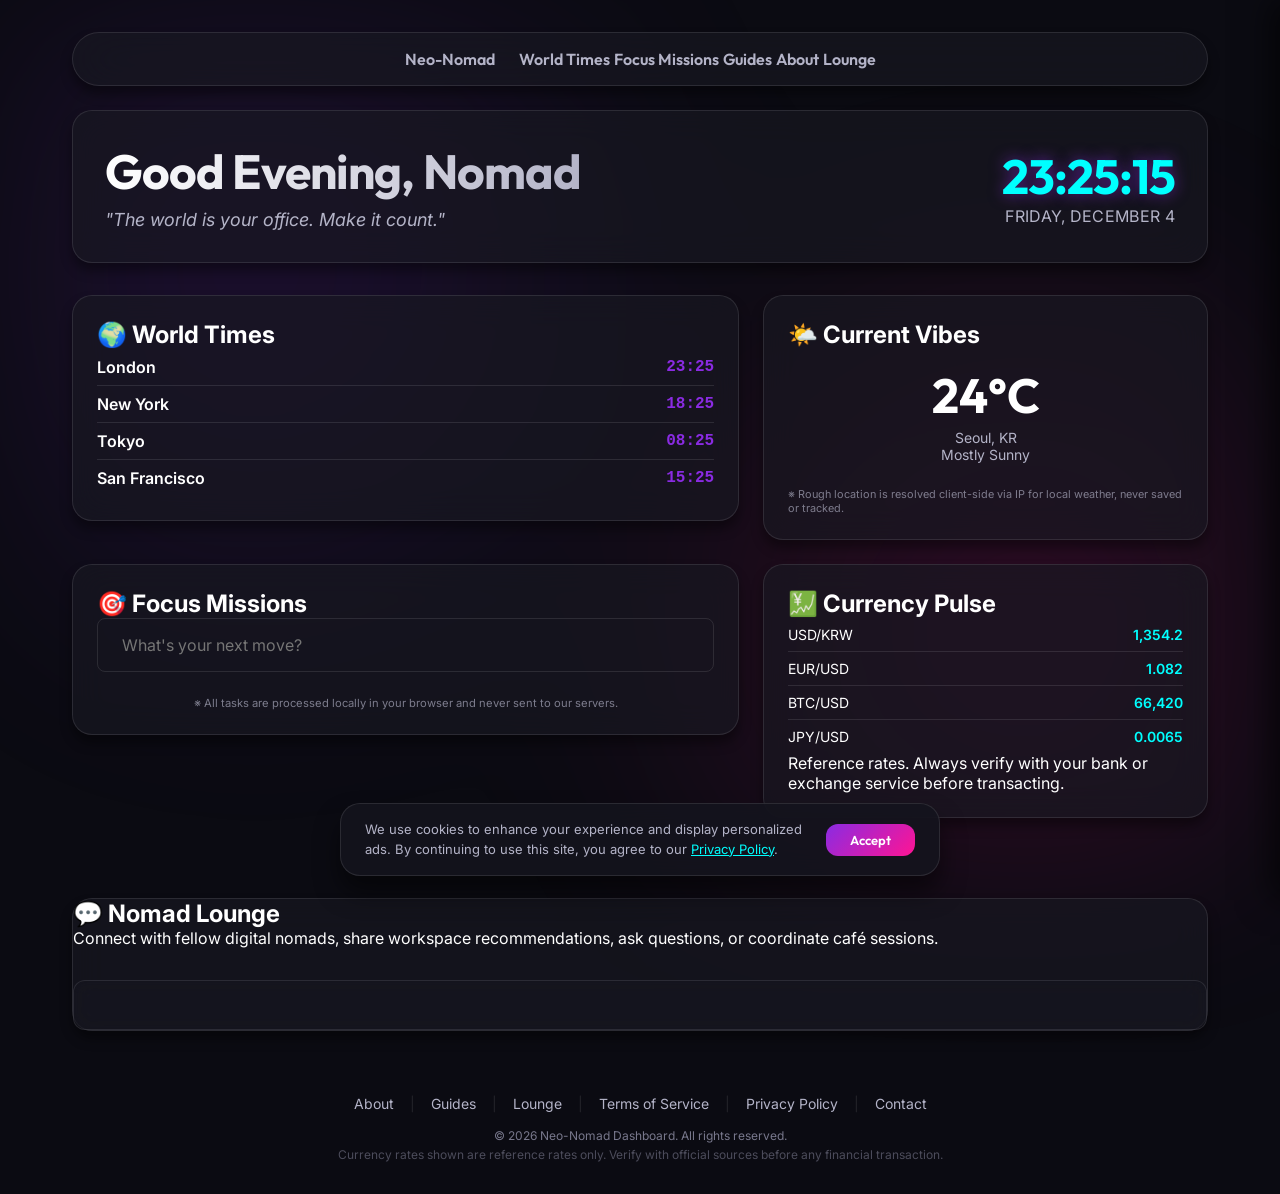
<file: index.html>
<!DOCTYPE html>
<html lang="en">
<head>
    <meta charset="UTF-8">
    <meta name="viewport" content="width=device-width, initial-scale=1.0">
    <title>Neo-Nomad Dashboard | Productivity Tools for Digital Nomads</title>
    <meta name="description" content="Neo-Nomad Dashboard helps digital nomads track world times, manage focus tasks, and stay productive from anywhere. Free productivity tools for remote workers.">
    <meta name="keywords" content="digital nomad, productivity dashboard, world clock, remote work, time zones, focus timer, nomad tools">
    <meta name="author" content="Neo-Nomad Team">
    <link rel="canonical" href="https://nomad-schedule.pages.dev/">

    <!-- Open Graph -->
    <meta property="og:title" content="Neo-Nomad Dashboard | Productivity Tools for Digital Nomads">
    <meta property="og:description" content="Free productivity dashboard for digital nomads. Track world times, manage daily missions, and work from anywhere.">
    <meta property="og:type" content="website">
    <meta property="og:url" content="https://nomad-schedule.pages.dev/">
    <meta property="og:site_name" content="Neo-Nomad Dashboard">

    <!-- Twitter Card -->
    <meta name="twitter:card" content="summary_large_image">
    <meta name="twitter:title" content="Neo-Nomad Dashboard">
    <meta name="twitter:description" content="Productivity tools built for the modern digital nomad lifestyle.">

    <!-- Google AdSense -->
    <meta name="google-adsense-account" content="ca-pub-3114463937796990">
    <script async src="https://pagead2.googlesyndication.com/pagead/js/adsbygoogle.js?client=ca-pub-3114463937796990" crossorigin="anonymous"></script>

    <!-- Google Fonts: Inter & Outfit -->
    <link href="https://fonts.googleapis.com/css2?family=Inter:wght@300;400;600;800&family=Outfit:wght@300;500;700&display=swap" rel="stylesheet">
    <link rel="stylesheet" href="styles.css">
</head>
<body>
    <!-- Cookie Consent Banner -->
    <div class="cookie-banner" id="cookie-banner">
        <p>We use cookies to enhance your experience and display personalized ads. By continuing to use this site, you agree to our <a href="privacy.html">Privacy Policy</a>.</p>
        <button id="cookie-accept-btn" onclick="acceptCookies()">Accept</button>
    </div>

    <div class="aura-background"></div>

    <main class="dashboard-container">
        <!-- Navigation Menu -->
        <nav class="top-nav glass" id="top">
            <a href="#top" class="nav-logo">Neo-Nomad</a>
            <div class="nav-links">
                <a href="#world-times-card">World Times</a>
                <a href="#todo-card">Focus Missions</a>
                <a href="guide.html" id="guides-sidebar-toggle">Guides</a>
                <a href="about.html">About</a>
                <a href="#community">Lounge</a>
            </div>
        </nav>

        <!-- Header Section: Greeting & World Clock -->
        <header class="dashboard-header glass">
            <div class="greeting-area">
                <h1 id="greeting">Good Morning, Nomad</h1>
                <p id="daily-quote">"The world is your office. Make it count."</p>
            </div>
            <div class="main-clock-area">
                <div id="main-time" class="time-display">00:00:00</div>
                <div id="main-date" class="date-display">Loading...</div>
            </div>
        </header>

        <!-- AdSense Auto Ad — banner position (real unit) -->
        <div class="adsense-unit">
            <ins class="adsbygoogle"
                 style="display:block"
                 data-ad-client="ca-pub-3114463937796990"
                 data-ad-slot="auto"
                 data-ad-format="auto"
                 data-full-width-responsive="true"></ins>
            <script>(adsbygoogle = window.adsbygoogle || []).push({});</script>
        </div>

        <section class="dashboard-grid">
            <!-- World Times Card -->
            <div class="card glass" id="world-times-card">
                <h2 class="card-heading"><span class="icon">🌍</span> World Times</h2>
                <div class="timezone-list" id="timezone-list">
                    <!-- Dynamic Content -->
                </div>
            </div>

            <!-- Weather Card -->
            <div class="card glass" id="weather-card">
                <h2 class="card-heading"><span class="icon">🌤️</span> Current Vibes</h2>
                <div class="weather-content">
                    <div class="temp-main" id="temp">24°C</div>
                    <div class="weather-info">
                        <span id="location">Seoul, KR</span>
                        <span id="condition">Mostly Sunny</span>
                    </div>
                </div>
                <p style="font-size: 0.68rem; color: var(--colors-text-secondary); opacity: 0.65; margin-top: var(--spacing-sm); line-height: 1.3;">
                    ※ Rough location is resolved client-side via IP for local weather, never saved or tracked.
                </p>
            </div>

            <!-- Focus Missions (Todo) -->
            <div class="card glass large" id="todo-card">
                <h2 class="card-heading"><span class="icon">🎯</span> Focus Missions</h2>
                <form id="todo-form">
                    <input type="text" id="todo-input" placeholder="What's your next move?" autocomplete="off">
                </form>
                <ul id="todo-list">
                    <!-- Dynamic Content -->
                </ul>
                <p style="font-size: 0.7rem; color: var(--colors-text-secondary); opacity: 0.65; margin-top: var(--spacing-sm); text-align: center;">
                    ※ All tasks are processed locally in your browser and never sent to our servers.
                </p>
            </div>

            <!-- Currency/Finance Card -->
            <div class="card glass" id="finance-card">
                <h2 class="card-heading"><span class="icon">💹</span> Currency Pulse</h2>
                <div class="currency-list" id="currency-list">
                    <div class="currency-item"><span>USD/KRW</span> <span class="rate">1,354.2</span></div>
                    <div class="currency-item"><span>EUR/USD</span> <span class="rate">1.082</span></div>
                    <div class="currency-item"><span>BTC/USD</span> <span class="rate">66,420</span></div>
                    <div class="currency-item"><span>JPY/USD</span> <span class="rate">0.0065</span></div>
                </div>
                <p class="card-note">Reference rates. Always verify with your bank or exchange service before transacting.</p>
            </div>
        </section>

        <!-- ===== COMMUNITY DISCUSSION (DISQUS) ===== -->
        <section class="content-section glass" id="community" aria-label="Nomad Community Lounge" style="margin-top: var(--spacing-xl); margin-bottom: var(--spacing-xl);">
            <h2 class="section-title">💬 Nomad Lounge</h2>
            <p class="section-intro" style="margin-bottom: var(--spacing-lg);">
                Connect with fellow digital nomads, share workspace recommendations, ask questions, or coordinate café sessions.
            </p>
            <div class="disqus-container">
                <div id="disqus_thread"></div>
                <script>
                    var disqus_config = function () {
                        this.page.url = 'https://nomad-schedule.pages.dev/';
                        this.page.identifier = 'nomad-schedule-home';
                    };
                    (function() {
                        var d = document, s = d.createElement('script');
                        s.src = 'https://https-nomad-schedule-pages-dev-world-times-card.disqus.com/embed.js';
                        s.setAttribute('data-timestamp', +new Date());
                        (d.head || d.body).appendChild(s);
                    })();
                </script>
                <noscript>Please enable JavaScript to view the <a href="https://disqus.com/?ref_noscript">comments powered by Disqus.</a></noscript>
            </div>
        </section>

        <!-- FOOTER -->
        <footer class="dashboard-footer">
            <div class="footer-nav">
                <a href="about.html">About</a>
                <span class="divider">|</span>
                <a href="guide.html" id="footer-guides-toggle">Guides</a>
                <span class="divider">|</span>
                <a href="#community">Lounge</a>
                <span class="divider">|</span>
                <a href="terms.html">Terms of Service</a>
                <span class="divider">|</span>
                <a href="privacy.html">Privacy Policy</a>
                <span class="divider">|</span>
                <a href="about.html#contact">Contact</a>
            </div>
            <p>&copy; 2026 Neo-Nomad Dashboard. All rights reserved.</p>
            <p style="font-size:0.75rem; margin-top:0.25rem; opacity:0.6;">Currency rates shown are reference rates only. Verify with official sources before any financial transaction.</p>
        </footer>
    </main>

    <!-- ===== GUIDES & RESOURCES SIDEBAR PANEL ===== -->
    <div id="guides-overlay" class="sidebar-overlay"></div>
    <div id="guides-sidebar" class="guides-sidebar">
        <div class="sidebar-header">
            <h2>🌍 Nomad Resources &amp; Guides</h2>
            <button id="guides-close-btn" class="sidebar-close-btn">&times;</button>
        </div>
        
        <!-- AdSense in-sidebar unit -->
        <div class="adsense-unit" style="margin-bottom: var(--spacing-lg);">
            <ins class="adsbygoogle"
                 style="display:block"
                 data-ad-client="ca-pub-3114463937796990"
                 data-ad-slot="auto"
                 data-ad-format="auto"
                 data-full-width-responsive="true"></ins>
            <script>(adsbygoogle = window.adsbygoogle || []).push({});</script>
        </div>

        <!-- 1. The Guides -->
        <div class="sidebar-section">
            <div class="sidebar-guides-list">
                <article class="guide-card" id="guide-timezone" style="margin-bottom: var(--spacing-lg); padding: var(--spacing-md); background: rgba(255,255,255,0.02); border: 1px solid var(--colors-border-light); border-radius: var(--radius-md);">
                    <h4 style="font-size: 16px; margin-bottom: var(--spacing-sm); color: var(--colors-accent);">🕒 Mastering Timezone Management</h4>
                    <p style="font-size: 13px; line-height: 1.6; color: var(--colors-text-secondary); margin-bottom: var(--spacing-xs);">One of the biggest challenges for digital nomads is managing professional obligations across multiple time zones. Missing a client call because you miscalculated the offset between your current city and their headquarters can damage trust and cost you work.</p>
                    <p style="font-size: 13px; line-height: 1.6; color: var(--colors-text-secondary); margin-bottom: var(--spacing-xs);">The most effective strategy is to establish a set of "anchor hours" — a 3-to-4 hour daily window that overlaps with your primary clients or team, regardless of where you are physically located. During these anchor hours, you remain available and responsive. Outside of them, you work asynchronously and respect your own boundaries.</p>
                    <p style="font-size: 13px; line-height: 1.6; color: var(--colors-text-secondary);">Use the <strong>World Times widget</strong> on this dashboard to monitor key startup hubs — London (GMT+1), San Francisco (GMT-7), and Tokyo (GMT+9) — simultaneously. Before scheduling any synchronous meeting, check all relevant clocks. Tools like World Time Buddy or simply adding multiple clocks to your phone settings can save hours of confusion and embarrassment. Pro tip: When traveling between time zones, give yourself a 48-hour adjustment period. Avoid scheduling demanding intellectual work or high-stakes client calls during your first two days in a new timezone. Your cognitive performance will thank you.</p>
                </article>

                <article class="guide-card" id="guide-focus" style="margin-bottom: var(--spacing-lg); padding: var(--spacing-md); background: rgba(255,255,255,0.02); border: 1px solid var(--colors-border-light); border-radius: var(--radius-md);">
                    <h4 style="font-size: 16px; margin-bottom: var(--spacing-sm); color: var(--colors-accent);">🎯 Building a Daily Focus System</h4>
                    <p style="font-size: 13px; line-height: 1.6; color: var(--colors-text-secondary); margin-bottom: var(--spacing-xs);">Productivity without structure quickly collapses when you're surrounded by distractions — a beautiful beach, a noisy hostel common room, or an unplanned adventure with fellow nomads. The antidote is a repeatable daily focus system that requires almost no willpower to maintain.</p>
                    <p style="font-size: 13px; line-height: 1.6; color: var(--colors-text-secondary); margin-bottom: var(--spacing-xs);">The <strong>Focus Missions</strong> widget on this dashboard uses the browser's LocalStorage to save your tasks without any account signup or server dependency. Your to-dos persist even after you close the tab. This is intentional: your task list should be frictionless to access, modify, and commit to.</p>
                    <p style="font-size: 13px; line-height: 1.6; color: var(--colors-text-secondary);">Research in behavioral psychology consistently shows that limiting your active task list to three to five items dramatically improves task completion rates. Rather than a long, aspirational backlog, maintain a short, honest list of the most critical moves for today. The sense of completion when you check off all your daily missions is itself a powerful motivational reward. Pair your task list with time-blocking: assign each mission a specific time slot, and protect those slots with the same discipline you'd apply to a client meeting. Treat interruptions during deep-work blocks as declining an invitation — politely but firmly.</p>
                </article>

                <article class="guide-card" id="guide-burnout" style="margin-bottom: var(--spacing-lg); padding: var(--spacing-md); background: rgba(255,255,255,0.02); border: 1px solid var(--colors-border-light); border-radius: var(--radius-md);">
                    <h4 style="font-size: 16px; margin-bottom: var(--spacing-sm); color: var(--colors-accent);">💆 Preventing Nomad Burnout</h4>
                    <p style="font-size: 13px; line-height: 1.6; color: var(--colors-text-secondary); margin-bottom: var(--spacing-xs);">The digital nomad lifestyle is often portrayed as a continuous highlight reel of sunsets and co-working cafés. The reality includes loneliness, decision fatigue, logistical overhead, and the paradox of being "always on" because your office has no closing time.</p>
                    <p style="font-size: 13px; line-height: 1.6; color: var(--colors-text-secondary); margin-bottom: var(--spacing-xs);">Burnout among digital nomads is disproportionately high compared to traditional office workers. A 2023 survey by Remote Year found that 58% of nomads had experienced professional burnout, with isolation and lack of routine cited as the top contributing factors.</p>
                    <p style="font-size: 13px; line-height: 1.6; color: var(--colors-text-secondary);">Prevention strategies that actually work include: establishing location-agnostic rituals (morning workouts, meditation, a consistent start-time regardless of timezone), building a virtual community with other nomads through Slack groups or Discord servers, and — critically — enforcing strict offline hours where you genuinely disconnect from screens and work-related thought. Use the weather and currency widgets on this dashboard not just for logistics, but as a mindfulness prompt: you are somewhere in the world, right now, with local weather and local life happening around you. Step outside. Engage with your surroundings. Work to live, not the inverse.</p>
                </article>

                <article class="guide-card" id="guide-finance" style="margin-bottom: var(--spacing-lg); padding: var(--spacing-md); background: rgba(255,255,255,0.02); border: 1px solid var(--colors-border-light); border-radius: var(--radius-md);">
                    <h4 style="font-size: 16px; margin-bottom: var(--spacing-sm); color: var(--colors-accent);">💹 Financial Toolkit: Currency, Tax &amp; Cost of Living</h4>
                    <p style="font-size: 13px; line-height: 1.6; color: var(--colors-text-secondary); margin-bottom: var(--spacing-xs);">Financial management is where many new digital nomads stumble. Currency fluctuations, foreign transaction fees, tax residency confusion, and wildly varying costs of living across destinations can erode income faster than most people expect. Start with a baseline: track your monthly spending across three categories — accommodation (typically 40–50% of budget), food and lifestyle (25–35%), and work tools and transport (15–20%). The <strong>Currency Pulse</strong> widget on this dashboard gives you reference exchange rates for the most common nomad currency pairs.</p>
                    <p style="font-size: 13px; line-height: 1.6; color: var(--colors-text-secondary);">For banking, multi-currency accounts like Wise (formerly TransferWise), Revolut, or Charles Schwab's global debit card dramatically reduce the transaction fees that eat traditional bank accounts. Never withdraw cash from an airport ATM unless absolutely necessary — the fees and exchange rates are reliably the worst you'll encounter. On the tax side: the "I travel full-time so I don't pay taxes" myth is dangerously false. Tax residency is determined by your country of citizenship, the length of your stays, and where you earn income — and the rules differ dramatically between countries. Consult a tax professional who specializes in digital nomad or expat taxation before committing to the lifestyle full-time.</p>
                </article>
            </div>
        </div>

        <!-- 2. Tips -->
        <div class="sidebar-section" style="margin-top: var(--spacing-xl); border-top: 1px solid var(--colors-border-light); padding-top: var(--spacing-lg);">
            <h3 class="sidebar-section-title" style="font-family: var(--font-heading); font-size: 18px; margin-bottom: var(--spacing-md); color: var(--colors-text-primary);">⚡ Quick Productivity Tips</h3>
            <ul style="padding-left: var(--spacing-md); font-size: 13px; color: var(--colors-text-secondary); line-height: 1.7; display: flex; flex-direction: column; gap: var(--spacing-sm);">
                <li><strong>Start every morning with a dashboard check.</strong> Review your time zones, set 3 missions, and check the weather.</li>
                <li><strong>Use the Pomodoro Technique.</strong> Work intensely for 25 minutes, then take a 5-minute break.</li>
                <li><strong>Keep your task list honest.</strong> Only add tasks you genuinely intend to complete today.</li>
                <li><strong>Time-block your anchor hours.</strong> Mark your client overlap window in a shared calendar.</li>
                <li><strong>Build a mobile workspace kit.</strong> A quality headset, laptop stand, and power strip go a long way.</li>
                <li><strong>Review currency rates.</strong> Even minor differences in exchange rates can add up significantly over a year.</li>
                <li><strong>Schedule a weekly review.</strong> Every Sunday, review what you completed and plan the upcoming week.</li>
                <li><strong>Protect your sleep schedule.</strong> Consistent sleep timing is the key to cognitive performance.</li>
            </ul>
        </div>

        <!-- 3. Destinations -->
        <div class="sidebar-section" style="margin-top: var(--spacing-xl); border-top: 1px solid var(--colors-border-light); padding-top: var(--spacing-lg); margin-bottom: var(--spacing-xl);">
            <h3 class="sidebar-section-title" style="font-family: var(--font-heading); font-size: 18px; margin-bottom: var(--spacing-md); color: var(--colors-text-primary);">🗺️ Top Nomad Destinations</h3>
            <div style="display: flex; flex-direction: column; gap: var(--spacing-md);">
                <div style="padding: var(--spacing-sm); background: rgba(255,255,255,0.01); border-radius: var(--radius-sm);">
                    <strong style="color: var(--colors-accent); font-size: 14px;">🇵🇹 Lisbon, Portugal</strong>
                    <p style="font-size: 12px; color: var(--colors-text-secondary); line-height: 1.5; margin-top: 2px;">CET-1 aligns with US East Coast and UK business. Fast internet, huge community, D8 Nomad Visa residency.</p>
                </div>
                <div style="padding: var(--spacing-sm); background: rgba(255,255,255,0.01); border-radius: var(--radius-sm);">
                    <strong style="color: var(--colors-accent); font-size: 14px;">🇹🇭 Chiang Mai, Thailand</strong>
                    <p style="font-size: 12px; color: var(--colors-text-secondary); line-height: 1.5; margin-top: 2px;">Very low cost of living, excellent co-working spaces, deeply established community. GMT+7 timezone.</p>
                </div>
                <div style="padding: var(--spacing-sm); background: rgba(255,255,255,0.01); border-radius: var(--radius-sm);">
                    <strong style="color: var(--colors-accent); font-size: 14px;">🇮🇩 Bali, Indonesia</strong>
                    <p style="font-size: 12px; color: var(--colors-text-secondary); line-height: 1.5; margin-top: 2px;">Canggu and Ubud offer creative communities, fast internet, tropical vibes. GMT+8 timezone.</p>
                </div>
                <div style="padding: var(--spacing-sm); background: rgba(255,255,255,0.01); border-radius: var(--radius-sm);">
                    <strong style="color: var(--colors-accent); font-size: 14px;">🇲🇽 Mexico City, Mexico</strong>
                    <p style="font-size: 12px; color: var(--colors-text-secondary); line-height: 1.5; margin-top: 2px;">Central Time is perfect for US clients. World-class culture, food, and 50% lower living costs than US.</p>
                </div>
                <div style="padding: var(--spacing-sm); background: rgba(255,255,255,0.01); border-radius: var(--radius-sm);">
                    <strong style="color: var(--colors-accent); font-size: 14px;">🇬🇪 Tbilisi, Georgia</strong>
                    <p style="font-size: 12px; color: var(--colors-text-secondary); line-height: 1.5; margin-top: 2px;">365-day visa-free stay, 1% business tax rate, very affordable. GMT+4 spans Europe/Asia.</p>
                </div>
                <div style="padding: var(--spacing-sm); background: rgba(255,255,255,0.01); border-radius: var(--radius-sm);">
                    <strong style="color: var(--colors-accent); font-size: 14px;">🇰🇷 Seoul, South Korea</strong>
                    <p style="font-size: 12px; color: var(--colors-text-secondary); line-height: 1.5; margin-top: 2px;">Fastest internet on the globe, exceptional convenience, 24/7 cafes, safety. GMT+9 timezone.</p>
                </div>
            </div>
        </div>
    </div>

    <!-- Guides Sidebar JavaScript Toggle -->
    <script>
        document.addEventListener('DOMContentLoaded', () => {
            const toggleBtns = [
                document.getElementById('guides-sidebar-toggle'),
                document.getElementById('footer-guides-toggle')
            ];
            const closeBtn = document.getElementById('guides-close-btn');
            const overlay = document.getElementById('guides-overlay');
            const sidebar = document.getElementById('guides-sidebar');

            function openSidebar(e) {
                if (e) e.preventDefault();
                sidebar.classList.add('active');
                overlay.classList.add('active');
                document.body.style.overflow = 'hidden';
            }

            function closeSidebar() {
                sidebar.classList.remove('active');
                overlay.classList.remove('active');
                document.body.style.overflow = '';
            }

            toggleBtns.forEach(btn => {
                if (btn) btn.addEventListener('click', openSidebar);
            });

            if (closeBtn) closeBtn.addEventListener('click', closeSidebar);
            if (overlay) overlay.addEventListener('click', closeSidebar);
        });
    </script>

    <script src="app.js"></script>
</body>
</html>
</file>
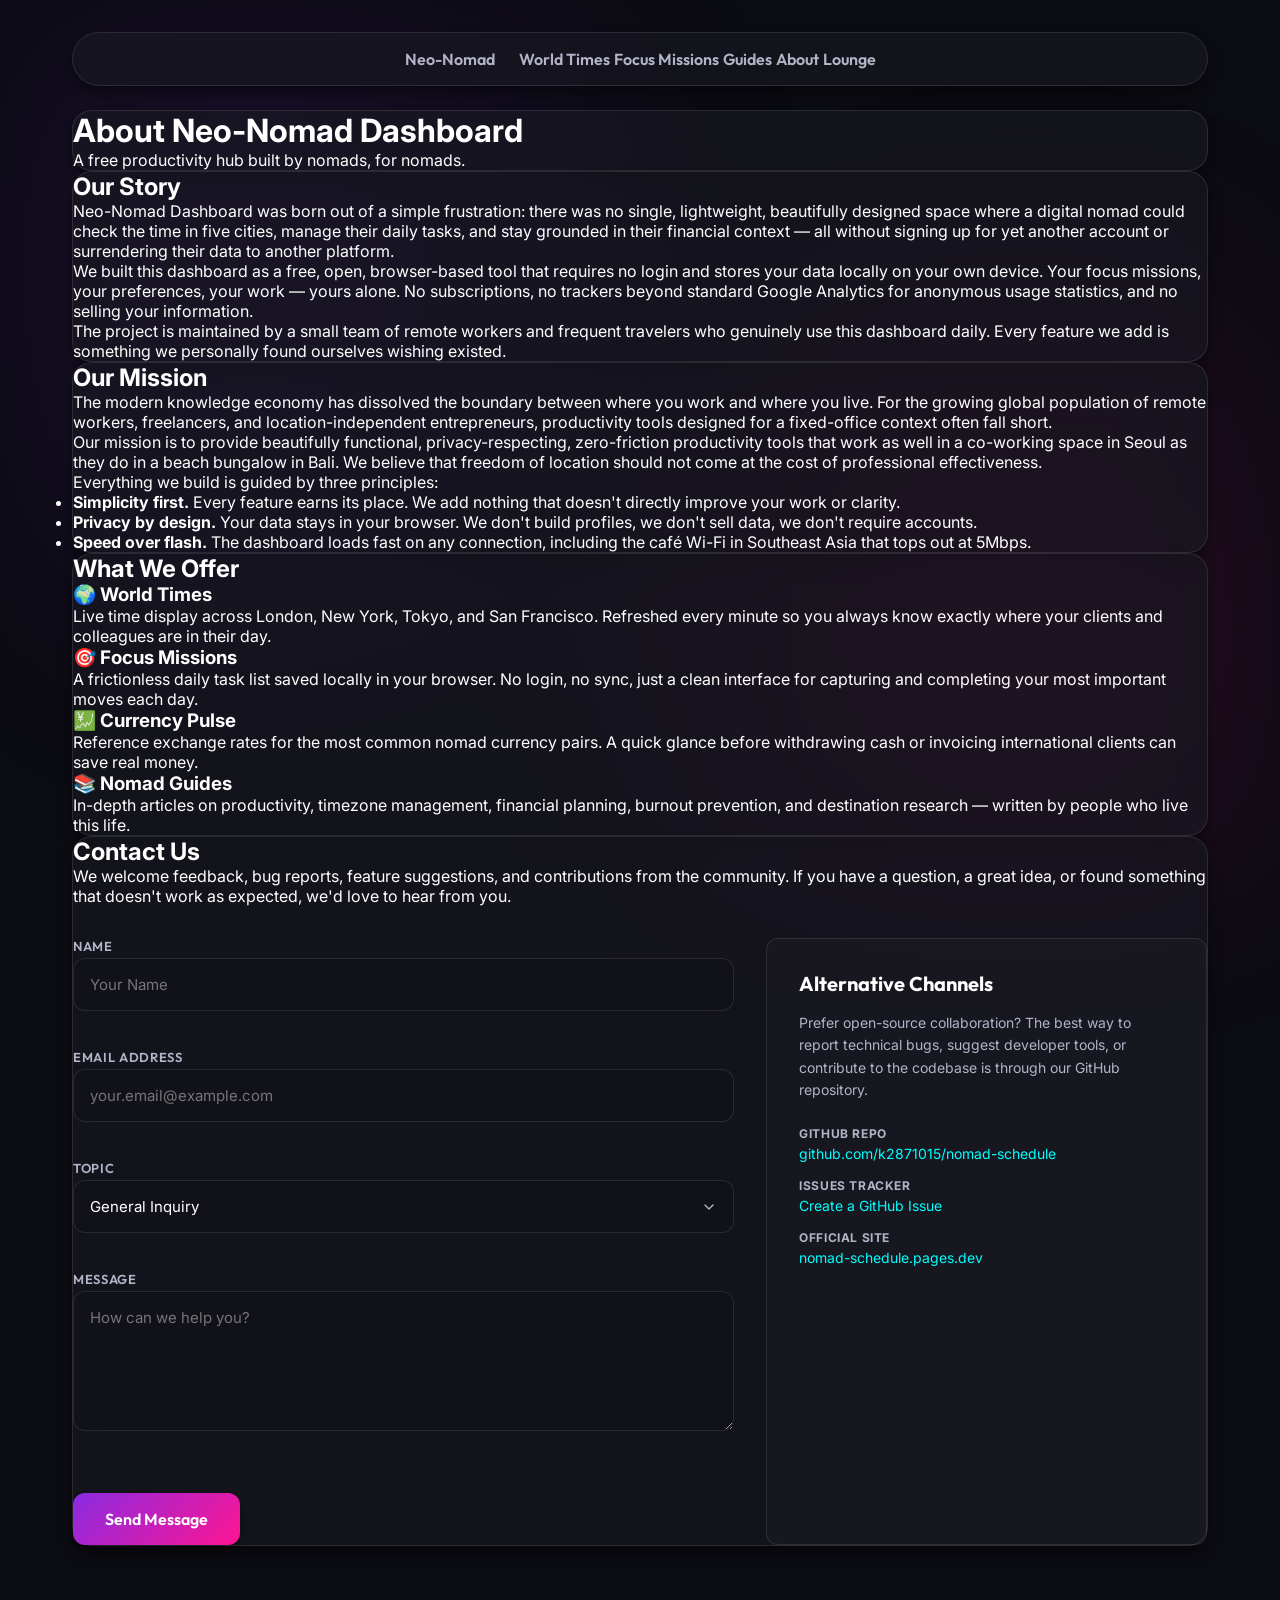
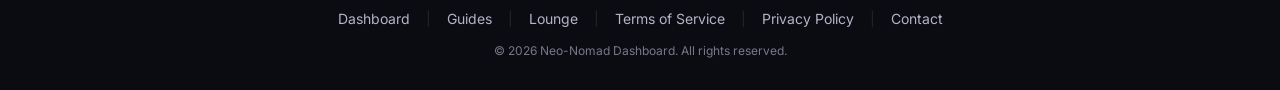
<file: about.html>
<!DOCTYPE html>
<html lang="en">
<head>
    <meta charset="UTF-8">
    <meta name="viewport" content="width=device-width, initial-scale=1.0">
    <title>About Neo-Nomad Dashboard | Our Story & Mission</title>
    <meta name="description" content="Learn about Neo-Nomad Dashboard — a free productivity tool built for digital nomads who work, travel, and thrive from anywhere in the world.">
    <meta name="author" content="Neo-Nomad Team">
    <link rel="canonical" href="https://nomad-schedule.pages.dev/about.html">

    <meta property="og:title" content="About Neo-Nomad Dashboard">
    <meta property="og:description" content="Learn about Neo-Nomad Dashboard — a free productivity tool built for digital nomads.">
    <meta property="og:type" content="website">
    <meta property="og:url" content="https://nomad-schedule.pages.dev/about.html">

    <meta name="google-adsense-account" content="ca-pub-3114463937796990">
    <script async src="https://pagead2.googlesyndication.com/pagead/js/adsbygoogle.js?client=ca-pub-3114463937796990" crossorigin="anonymous"></script>

    <link href="https://fonts.googleapis.com/css2?family=Inter:wght@300;400;600;800&family=Outfit:wght@300;500;700&display=swap" rel="stylesheet">
    <link rel="stylesheet" href="styles.css">
</head>
<body>
    <div class="aura-background"></div>

    <main class="dashboard-container">
        <nav class="top-nav glass" id="top">
            <a href="index.html" class="nav-logo">Neo-Nomad</a>
            <div class="nav-links">
                <a href="index.html#world-times-card">World Times</a>
                <a href="index.html#todo-card">Focus Missions</a>
                <a href="guide.html">Guides</a>
                <a href="about.html" class="active">About</a>
                <a href="index.html#community">Lounge</a>
            </div>
        </nav>

        <header class="page-hero glass">
            <h1>About Neo-Nomad Dashboard</h1>
            <p class="hero-subtitle">A free productivity hub built by nomads, for nomads.</p>
        </header>

        <section class="content-section glass">
            <h2 class="section-title">Our Story</h2>
            <p>
                Neo-Nomad Dashboard was born out of a simple frustration: there was no single, lightweight, beautifully
                designed space where a digital nomad could check the time in five cities, manage their daily tasks,
                and stay grounded in their financial context — all without signing up for yet another account or
                surrendering their data to another platform.
            </p>
            <p>
                We built this dashboard as a free, open, browser-based tool that requires no login and stores your
                data locally on your own device. Your focus missions, your preferences, your work — yours alone.
                No subscriptions, no trackers beyond standard Google Analytics for anonymous usage statistics,
                and no selling your information.
            </p>
            <p>
                The project is maintained by a small team of remote workers and frequent travelers who genuinely
                use this dashboard daily. Every feature we add is something we personally found ourselves wishing
                existed.
            </p>
        </section>

        <section class="content-section glass">
            <h2 class="section-title">Our Mission</h2>
            <p>
                The modern knowledge economy has dissolved the boundary between where you work and where you live.
                For the growing global population of remote workers, freelancers, and location-independent entrepreneurs,
                productivity tools designed for a fixed-office context often fall short.
            </p>
            <p>
                Our mission is to provide beautifully functional, privacy-respecting, zero-friction productivity
                tools that work as well in a co-working space in Seoul as they do in a beach bungalow in Bali.
                We believe that freedom of location should not come at the cost of professional effectiveness.
            </p>
            <p>
                Everything we build is guided by three principles:
            </p>
            <ul class="principles-list">
                <li><strong>Simplicity first.</strong> Every feature earns its place. We add nothing that doesn't directly improve your work or clarity.</li>
                <li><strong>Privacy by design.</strong> Your data stays in your browser. We don't build profiles, we don't sell data, we don't require accounts.</li>
                <li><strong>Speed over flash.</strong> The dashboard loads fast on any connection, including the café Wi-Fi in Southeast Asia that tops out at 5Mbps.</li>
            </ul>
        </section>

        <section class="content-section glass">
            <h2 class="section-title">What We Offer</h2>
            <div class="features-grid">
                <div class="feature-item">
                    <h3>🌍 World Times</h3>
                    <p>Live time display across London, New York, Tokyo, and San Francisco. Refreshed every minute so you always know exactly where your clients and colleagues are in their day.</p>
                </div>
                <div class="feature-item">
                    <h3>🎯 Focus Missions</h3>
                    <p>A frictionless daily task list saved locally in your browser. No login, no sync, just a clean interface for capturing and completing your most important moves each day.</p>
                </div>
                <div class="feature-item">
                    <h3>💹 Currency Pulse</h3>
                    <p>Reference exchange rates for the most common nomad currency pairs. A quick glance before withdrawing cash or invoicing international clients can save real money.</p>
                </div>
                <div class="feature-item">
                    <h3>📚 Nomad Guides</h3>
                    <p>In-depth articles on productivity, timezone management, financial planning, burnout prevention, and destination research — written by people who live this life.</p>
                </div>
            </div>
        </section>

        <section class="content-section glass" id="contact">
            <h2 class="section-title">Contact Us</h2>
            <p class="contact-intro">
                We welcome feedback, bug reports, feature suggestions, and contributions from the community.
                If you have a question, a great idea, or found something that doesn't work as expected, we'd love
                to hear from you.
            </p>

            <div class="contact-grid">
                <!-- Formspree Contact Form -->
                <div class="contact-form-container">
                    <form id="contact-form" class="contact-form" action="https://formspree.io/f/mojbkrng" method="POST">
                        <div class="form-group">
                            <label for="contact-name">Name</label>
                            <input type="text" id="contact-name" name="name" placeholder="Your Name" autocomplete="name" />
                            <span class="error-message" data-fs-error="name"></span>
                        </div>

                        <div class="form-group">
                            <label for="contact-email">Email Address</label>
                            <input type="email" id="contact-email" name="email" placeholder="your.email@example.com" autocomplete="email" required />
                            <span class="error-message" data-fs-error="email"></span>
                        </div>

                        <div class="form-group">
                            <label for="contact-topic">Topic</label>
                            <select id="contact-topic" name="topic">
                                <option value="General Inquiry">General Inquiry</option>
                                <option value="Bug Report">Feedback / Bug Report</option>
                                <option value="Feature Request">Feature Request</option>
                                <option value="Other">Other</option>
                            </select>
                            <span class="error-message" data-fs-error="topic"></span>
                        </div>

                        <div class="form-group">
                            <label for="contact-message">Message</label>
                            <textarea id="contact-message" name="message" placeholder="How can we help you?" required></textarea>
                            <span class="error-message" data-fs-error="message"></span>
                        </div>

                        <div class="form-messages">
                            <div class="form-success-container" id="contact-success-msg" style="display: none; padding: 0.8rem; border-radius: 8px; background: rgba(52, 211, 153, 0.1); border: 1px solid var(--green); color: var(--green); margin-bottom: 1rem; font-size: 0.85rem;">
                                🎉 Thank you! Your message has been sent successfully. We'll get back to you soon.
                            </div>
                            <div class="form-error-container" id="contact-error-msg" style="display: none; padding: 0.8rem; border-radius: 8px; background: rgba(239, 68, 68, 0.1); border: 1px solid var(--coral); color: var(--coral); margin-bottom: 1rem; font-size: 0.85rem;">
                                ❌ Oops! There was a problem submitting your form. Please try again.
                            </div>
                        </div>

                        <button type="submit" class="submit-btn">Send Message</button>
                    </form>
                </div>

                <!-- Alternative Contact Info -->
                <div class="contact-details-container">
                    <div class="contact-details-card">
                        <h3>Alternative Channels</h3>
                        <p>
                            Prefer open-source collaboration? The best way to report technical bugs, suggest developer tools,
                            or contribute to the codebase is through our GitHub repository.
                        </p>
                        <div class="contact-info">
                            <div class="contact-item">
                                <strong>GitHub Repo</strong>
                                <a href="https://github.com/k2871015/nomad-schedule" target="_blank" rel="noopener noreferrer">github.com/k2871015/nomad-schedule</a>
                            </div>
                            <div class="contact-item">
                                <strong>Issues Tracker</strong>
                                <a href="https://github.com/k2871015/nomad-schedule/issues/new" target="_blank" rel="noopener noreferrer">Create a GitHub Issue</a>
                            </div>
                            <div class="contact-item">
                                <strong>Official Site</strong>
                                <a href="https://nomad-schedule.pages.dev/">nomad-schedule.pages.dev</a>
                            </div>
                        </div>
                    </div>
                </div>
            </div>
        </section>

        <!-- Formspree Scripts -->
        <script>
            document.addEventListener('DOMContentLoaded', () => {
                const contactForm = document.getElementById('contact-form');
                if (contactForm) {
                    contactForm.addEventListener('submit', async (e) => {
                        e.preventDefault();
                        
                        const submitBtn = contactForm.querySelector('.submit-btn');
                        const successMsg = document.getElementById('contact-success-msg');
                        const errorMsg = document.getElementById('contact-error-msg');
                        
                        // Reset status
                        successMsg.style.display = 'none';
                        errorMsg.style.display = 'none';
                        contactForm.querySelectorAll('.error-message').forEach(el => el.textContent = '');
                        
                        // Button Loading State
                        const originalText = submitBtn.textContent;
                        submitBtn.disabled = true;
                        submitBtn.textContent = 'Sending...';
                        
                        const formData = new FormData(contactForm);
                        
                        try {
                            const response = await fetch(contactForm.action, {
                                method: 'POST',
                                body: formData,
                                headers: {
                                    'Accept': 'application/json'
                                }
                            });
                            
                            if (response.ok) {
                                successMsg.style.display = 'block';
                                contactForm.reset();
                            } else {
                                const result = await response.json();
                                if (result.errors) {
                                    result.errors.forEach(err => {
                                        const errSpan = contactForm.querySelector(`[data-fs-error="${err.field}"]`);
                                        if (errSpan) {
                                            errSpan.textContent = err.message;
                                        }
                                    });
                                }
                                errorMsg.style.display = 'block';
                            }
                        } catch (err) {
                            console.error('Submission error:', err);
                            errorMsg.style.display = 'block';
                        } finally {
                            submitBtn.disabled = false;
                            submitBtn.textContent = originalText;
                        }
                    });
                }
            });
        </script>

        <footer class="dashboard-footer">
            <div class="footer-nav">
                <a href="index.html">Dashboard</a>
                <span class="divider">|</span>
                <a href="guide.html">Guides</a>
                <span class="divider">|</span>
                <a href="index.html#community">Lounge</a>
                <span class="divider">|</span>
                <a href="terms.html">Terms of Service</a>
                <span class="divider">|</span>
                <a href="privacy.html">Privacy Policy</a>
                <span class="divider">|</span>
                <a href="#contact">Contact</a>
            </div>
            <p>&copy; 2026 Neo-Nomad Dashboard. All rights reserved.</p>
        </footer>
    </main>
</body>
</html>
</file>
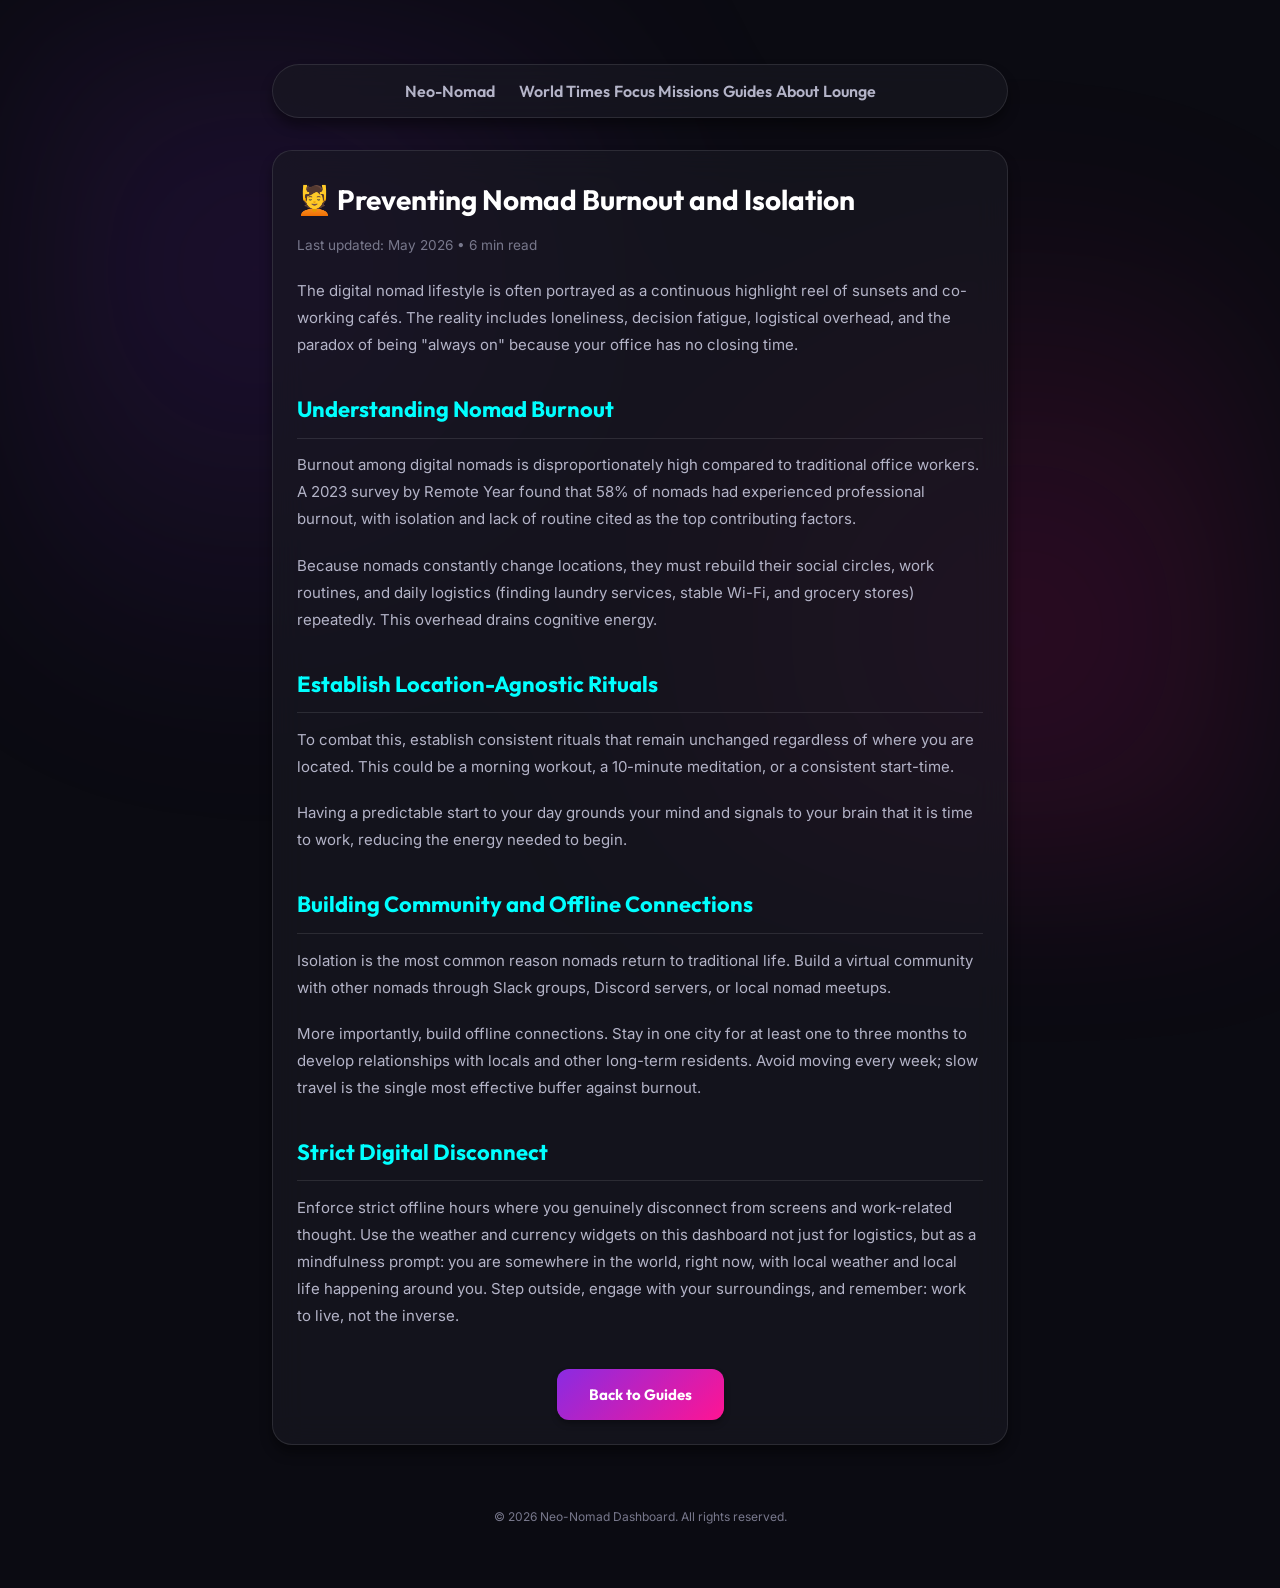
<file: guide-burnout.html>
<!DOCTYPE html>
<html lang="en">
<head>
    <meta charset="UTF-8">
    <meta name="viewport" content="width=device-width, initial-scale=1.0">
    <title>Preventing Nomad Burnout and Isolation | Neo-Nomad</title>
    <meta name="description" content="The digital nomad lifestyle includes unique challenges like decision fatigue and isolation. Learn practical strategies to prevent burnout and stay healthy.">
    <meta name="author" content="Neo-Nomad Team">
    <link rel="canonical" href="https://nomad-schedule.pages.dev/guide-burnout.html">

    <meta property="og:title" content="Preventing Nomad Burnout and Isolation">
    <meta property="og:description" content="Learn practical strategies to prevent burnout and stay healthy on the road.">
    <meta property="og:type" content="article">
    <meta property="og:url" content="https://nomad-schedule.pages.dev/guide-burnout.html">

    <meta name="google-adsense-account" content="ca-pub-3114463937796990">
    <script async src="https://pagead2.googlesyndication.com/pagead/js/adsbygoogle.js?client=ca-pub-3114463937796990" crossorigin="anonymous"></script>

    <link href="https://fonts.googleapis.com/css2?family=Inter:wght@300;400;600;800&family=Outfit:wght@300;500;700&display=swap" rel="stylesheet">
    <link rel="stylesheet" href="styles.css">
    <style>
        .article-container {
            max-width: 800px;
            width: 100%;
            margin: var(--spacing-xl) auto;
            padding: var(--spacing-xl);
        }
        .article-content {
            color: var(--colors-text-secondary);
            line-height: 1.8;
            font-size: 15px;
        }
        .article-content h2, .article-content h3 {
            color: var(--colors-accent);
            font-family: var(--font-heading);
            margin-top: 2rem;
            margin-bottom: 0.8rem;
        }
        .article-content h2 {
            font-size: 22px;
            border-bottom: 1px solid var(--colors-border-light);
            padding-bottom: 0.5rem;
        }
        .article-content h3 {
            font-size: 18px;
        }
        .article-content p {
            margin-bottom: 1.2rem;
        }
        .article-content ul, .article-content ol {
            margin-left: 1.5rem;
            margin-bottom: 1.2rem;
        }
        .article-content li {
            margin-bottom: 0.5rem;
        }
        .article-meta {
            font-size: 0.85rem;
            color: var(--colors-text-muted);
            margin-bottom: var(--spacing-md);
        }
        .back-btn-wrap {
            margin-top: 2.5rem;
            text-align: center;
        }
        .back-btn {
            display: inline-block;
            padding: 12px 32px;
            background: linear-gradient(135deg, var(--colors-primary), var(--colors-secondary));
            border: none;
            border-radius: var(--radius-md);
            color: white;
            font-family: var(--font-heading);
            font-weight: 700;
            text-decoration: none;
            box-shadow: var(--shadow-sm);
            transition: all 0.3s ease;
            cursor: pointer;
        }
        .back-btn:hover {
            transform: translateY(-2px);
            box-shadow: var(--shadow-glow);
        }
    </style>
</head>
<body>

    <div class="aura-background"></div>

    <main class="article-container">
        <!-- Navigation Menu -->
        <nav class="top-nav glass" id="top" style="position: relative; margin-bottom: var(--spacing-xl);">
            <a href="index.html" class="nav-logo">Neo-Nomad</a>
            <div class="nav-links">
                <a href="index.html#world-times-card">World Times</a>
                <a href="index.html#todo-card">Focus Missions</a>
                <a href="guide.html">Guides</a>
                <a href="about.html">About</a>
                <a href="index.html#community">Lounge</a>
            </div>
        </nav>

        <!-- AdSense auto ad unit -->
        <div class="adsense-unit">
            <ins class="adsbygoogle"
                 style="display:block"
                 data-ad-client="ca-pub-3114463937796990"
                 data-ad-slot="auto"
                 data-ad-format="auto"
                 data-full-width-responsive="true"></ins>
            <script>(adsbygoogle = window.adsbygoogle || []).push({});</script>
        </div>

        <!-- Article -->
        <article class="card glass article-content">
            <h1 style="color: white; font-family: var(--font-heading); font-size: 28px; margin-bottom: 0.5rem;">💆 Preventing Nomad Burnout and Isolation</h1>
            <p class="article-meta">Last updated: May 2026 &bull; 6 min read</p>

            <p>
                The digital nomad lifestyle is often portrayed as a continuous highlight reel of sunsets and co-working cafés. The reality includes loneliness, decision fatigue, logistical overhead, and the paradox of being "always on" because your office has no closing time.
            </p>

            <h2>Understanding Nomad Burnout</h2>
            <p>
                Burnout among digital nomads is disproportionately high compared to traditional office workers. A 2023 survey by Remote Year found that 58% of nomads had experienced professional burnout, with isolation and lack of routine cited as the top contributing factors. 
            </p>
            <p>
                Because nomads constantly change locations, they must rebuild their social circles, work routines, and daily logistics (finding laundry services, stable Wi-Fi, and grocery stores) repeatedly. This overhead drains cognitive energy.
            </p>

            <h2>Establish Location-Agnostic Rituals</h2>
            <p>
                To combat this, establish consistent rituals that remain unchanged regardless of where you are located. This could be a morning workout, a 10-minute meditation, or a consistent start-time. 
            </p>
            <p>
                Having a predictable start to your day grounds your mind and signals to your brain that it is time to work, reducing the energy needed to begin.
            </p>

            <h2>Building Community and Offline Connections</h2>
            <p>
                Isolation is the most common reason nomads return to traditional life. Build a virtual community with other nomads through Slack groups, Discord servers, or local nomad meetups. 
            </p>
            <p>
                More importantly, build offline connections. Stay in one city for at least one to three months to develop relationships with locals and other long-term residents. Avoid moving every week; slow travel is the single most effective buffer against burnout.
            </p>

            <h2>Strict Digital Disconnect</h2>
            <p>
                Enforce strict offline hours where you genuinely disconnect from screens and work-related thought. Use the weather and currency widgets on this dashboard not just for logistics, but as a mindfulness prompt: you are somewhere in the world, right now, with local weather and local life happening around you. Step outside, engage with your surroundings, and remember: work to live, not the inverse.
            </p>

            <div class="back-btn-wrap">
                <a href="guide.html" class="back-btn">Back to Guides</a>
            </div>
        </article>

        <footer class="dashboard-footer">
            <p>&copy; 2026 Neo-Nomad Dashboard. All rights reserved.</p>
        </footer>
    </main>

</body>
</html>
</file>
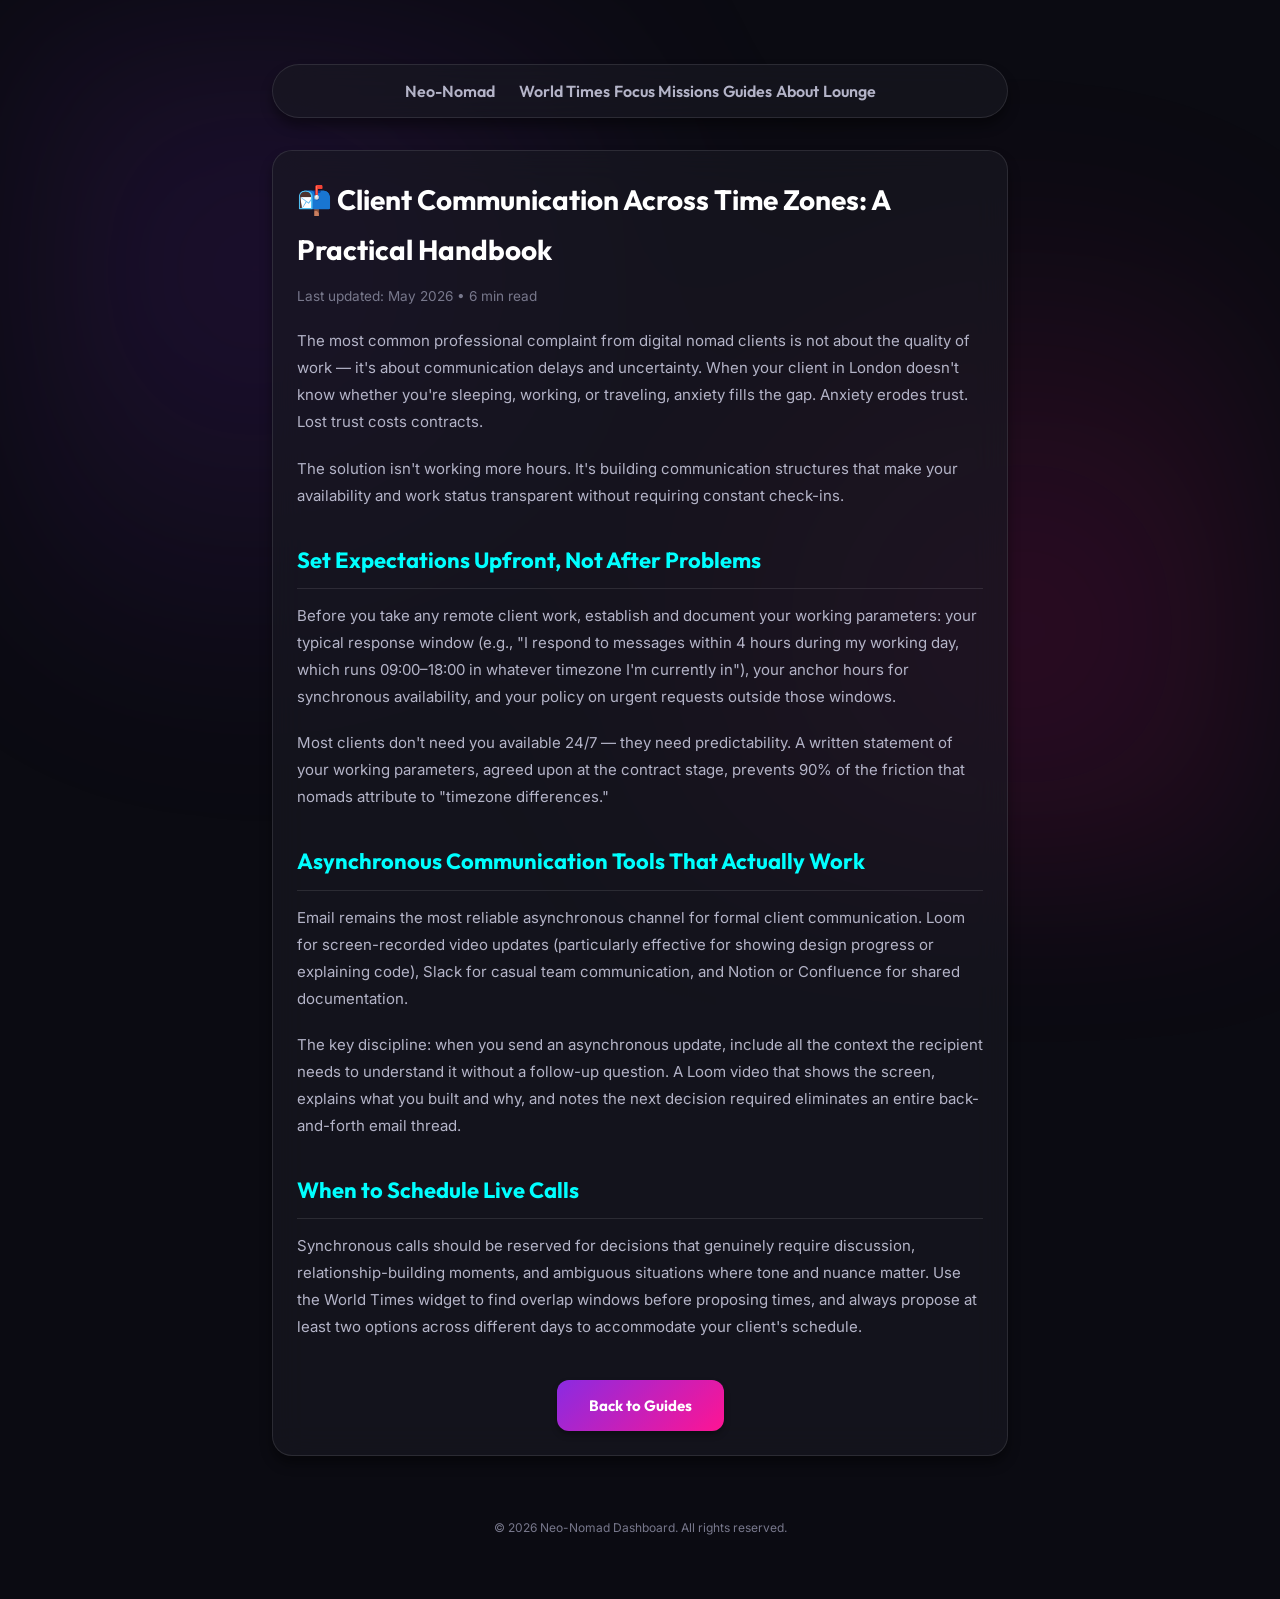
<file: guide-client-communication.html>
<!DOCTYPE html>
<html lang="en">
<head>
    <meta charset="UTF-8">
    <meta name="viewport" content="width=device-width, initial-scale=1.0">
    <title>Client Communication Across Time Zones | Neo-Nomad</title>
    <meta name="description" content="A practical handbook for remote freelancers and digital nomads to maintain trust and communicate effectively with clients across time zones.">
    <meta name="author" content="Neo-Nomad Team">
    <link rel="canonical" href="https://nomad-schedule.pages.dev/guide-client-communication.html">

    <meta property="og:title" content="Client Communication Across Time Zones">
    <meta property="og:description" content="A practical handbook for remote freelancers and digital nomads to maintain trust and communicate effectively with clients across time zones.">
    <meta property="og:type" content="article">
    <meta property="og:url" content="https://nomad-schedule.pages.dev/guide-client-communication.html">

    <meta name="google-adsense-account" content="ca-pub-3114463937796990">
    <script async src="https://pagead2.googlesyndication.com/pagead/js/adsbygoogle.js?client=ca-pub-3114463937796990" crossorigin="anonymous"></script>

    <link href="https://fonts.googleapis.com/css2?family=Inter:wght@300;400;600;800&family=Outfit:wght@300;500;700&display=swap" rel="stylesheet">
    <link rel="stylesheet" href="styles.css">
    <style>
        .article-container {
            max-width: 800px;
            width: 100%;
            margin: var(--spacing-xl) auto;
            padding: var(--spacing-xl);
        }
        .article-content {
            color: var(--colors-text-secondary);
            line-height: 1.8;
            font-size: 15px;
        }
        .article-content h2, .article-content h3 {
            color: var(--colors-accent);
            font-family: var(--font-heading);
            margin-top: 2rem;
            margin-bottom: 0.8rem;
        }
        .article-content h2 {
            font-size: 22px;
            border-bottom: 1px solid var(--colors-border-light);
            padding-bottom: 0.5rem;
        }
        .article-content h3 {
            font-size: 18px;
        }
        .article-content p {
            margin-bottom: 1.2rem;
        }
        .article-content ul, .article-content ol {
            margin-left: 1.5rem;
            margin-bottom: 1.2rem;
        }
        .article-content li {
            margin-bottom: 0.5rem;
        }
        .article-meta {
            font-size: 0.85rem;
            color: var(--colors-text-muted);
            margin-bottom: var(--spacing-md);
        }
        .back-btn-wrap {
            margin-top: 2.5rem;
            text-align: center;
        }
        .back-btn {
            display: inline-block;
            padding: 12px 32px;
            background: linear-gradient(135deg, var(--colors-primary), var(--colors-secondary));
            border: none;
            border-radius: var(--radius-md);
            color: white;
            font-family: var(--font-heading);
            font-weight: 700;
            text-decoration: none;
            box-shadow: var(--shadow-sm);
            transition: all 0.3s ease;
            cursor: pointer;
        }
        .back-btn:hover {
            transform: translateY(-2px);
            box-shadow: var(--shadow-glow);
        }
    </style>
</head>
<body>

    <div class="aura-background"></div>

    <main class="article-container">
        <!-- Navigation Menu -->
        <nav class="top-nav glass" id="top" style="position: relative; margin-bottom: var(--spacing-xl);">
            <a href="index.html" class="nav-logo">Neo-Nomad</a>
            <div class="nav-links">
                <a href="index.html#world-times-card">World Times</a>
                <a href="index.html#todo-card">Focus Missions</a>
                <a href="guide.html">Guides</a>
                <a href="about.html">About</a>
                <a href="index.html#community">Lounge</a>
            </div>
        </nav>

        <!-- AdSense auto ad unit -->
        <div class="adsense-unit">
            <ins class="adsbygoogle"
                 style="display:block"
                 data-ad-client="ca-pub-3114463937796990"
                 data-ad-slot="auto"
                 data-ad-format="auto"
                 data-full-width-responsive="true"></ins>
            <script>(adsbygoogle = window.adsbygoogle || []).push({});</script>
        </div>

        <!-- Article -->
        <article class="card glass article-content">
            <h1 style="color: white; font-family: var(--font-heading); font-size: 28px; margin-bottom: 0.5rem;">📬 Client Communication Across Time Zones: A Practical Handbook</h1>
            <p class="article-meta">Last updated: May 2026 &bull; 6 min read</p>

            <p>
                The most common professional complaint from digital nomad clients is not about the quality of work — it's about communication delays and uncertainty. When your client in London doesn't know whether you're sleeping, working, or traveling, anxiety fills the gap. Anxiety erodes trust. Lost trust costs contracts.
            </p>
            <p>
                The solution isn't working more hours. It's building communication structures that make your availability and work status transparent without requiring constant check-ins.
            </p>

            <h2>Set Expectations Upfront, Not After Problems</h2>
            <p>
                Before you take any remote client work, establish and document your working parameters: your typical response window (e.g., "I respond to messages within 4 hours during my working day, which runs 09:00–18:00 in whatever timezone I'm currently in"), your anchor hours for synchronous availability, and your policy on urgent requests outside those windows.
            </p>
            <p>
                Most clients don't need you available 24/7 — they need predictability. A written statement of your working parameters, agreed upon at the contract stage, prevents 90% of the friction that nomads attribute to "timezone differences."
            </p>

            <h2>Asynchronous Communication Tools That Actually Work</h2>
            <p>
                Email remains the most reliable asynchronous channel for formal client communication. Loom for screen-recorded video updates (particularly effective for showing design progress or explaining code), Slack for casual team communication, and Notion or Confluence for shared documentation.
            </p>
            <p>
                The key discipline: when you send an asynchronous update, include all the context the recipient needs to understand it without a follow-up question. A Loom video that shows the screen, explains what you built and why, and notes the next decision required eliminates an entire back-and-forth email thread.
            </p>

            <h2>When to Schedule Live Calls</h2>
            <p>
                Synchronous calls should be reserved for decisions that genuinely require discussion, relationship-building moments, and ambiguous situations where tone and nuance matter. Use the World Times widget to find overlap windows before proposing times, and always propose at least two options across different days to accommodate your client's schedule.
            </p>

            <div class="back-btn-wrap">
                <a href="guide.html" class="back-btn">Back to Guides</a>
            </div>
        </article>

        <footer class="dashboard-footer">
            <p>&copy; 2026 Neo-Nomad Dashboard. All rights reserved.</p>
        </footer>
    </main>

</body>
</html>
</file>
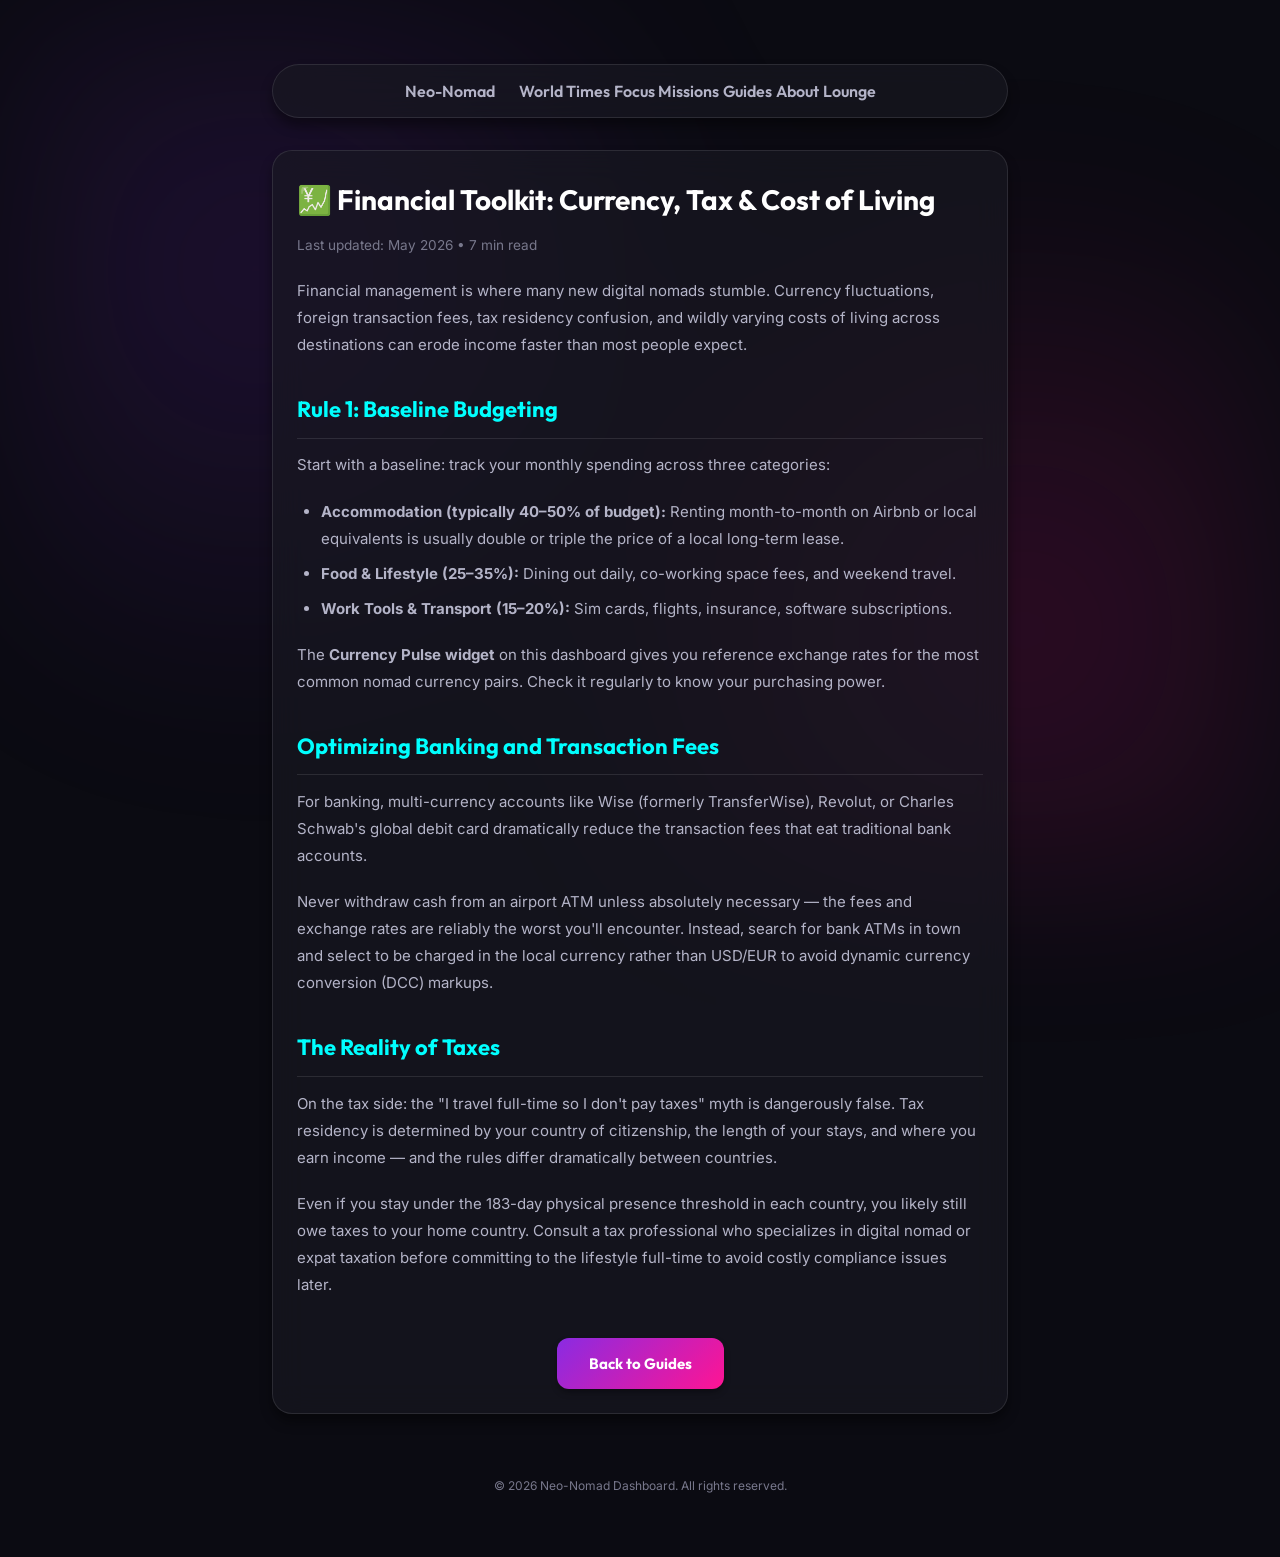
<file: guide-finance.html>
<!DOCTYPE html>
<html lang="en">
<head>
    <meta charset="UTF-8">
    <meta name="viewport" content="width=device-width, initial-scale=1.0">
    <title>Nomad Financial Toolkit: Currency, Taxes & Cost of Living | Neo-Nomad</title>
    <meta name="description" content="Financial management is a hurdle for many new nomads. Learn budgeting strategies, tax residency rules, and banking setups for traveling remote workers.">
    <meta name="author" content="Neo-Nomad Team">
    <link rel="canonical" href="https://nomad-schedule.pages.dev/guide-finance.html">

    <meta property="og:title" content="Nomad Financial Toolkit: Currency, Taxes & Cost of Living">
    <meta property="og:description" content="Learn budgeting strategies, tax residency rules, and banking setups for traveling remote workers.">
    <meta property="og:type" content="article">
    <meta property="og:url" content="https://nomad-schedule.pages.dev/guide-finance.html">

    <meta name="google-adsense-account" content="ca-pub-3114463937796990">
    <script async src="https://pagead2.googlesyndication.com/pagead/js/adsbygoogle.js?client=ca-pub-3114463937796990" crossorigin="anonymous"></script>

    <link href="https://fonts.googleapis.com/css2?family=Inter:wght@300;400;600;800&family=Outfit:wght@300;500;700&display=swap" rel="stylesheet">
    <link rel="stylesheet" href="styles.css">
    <style>
        .article-container {
            max-width: 800px;
            width: 100%;
            margin: var(--spacing-xl) auto;
            padding: var(--spacing-xl);
        }
        .article-content {
            color: var(--colors-text-secondary);
            line-height: 1.8;
            font-size: 15px;
        }
        .article-content h2, .article-content h3 {
            color: var(--colors-accent);
            font-family: var(--font-heading);
            margin-top: 2rem;
            margin-bottom: 0.8rem;
        }
        .article-content h2 {
            font-size: 22px;
            border-bottom: 1px solid var(--colors-border-light);
            padding-bottom: 0.5rem;
        }
        .article-content h3 {
            font-size: 18px;
        }
        .article-content p {
            margin-bottom: 1.2rem;
        }
        .article-content ul, .article-content ol {
            margin-left: 1.5rem;
            margin-bottom: 1.2rem;
        }
        .article-content li {
            margin-bottom: 0.5rem;
        }
        .article-meta {
            font-size: 0.85rem;
            color: var(--colors-text-muted);
            margin-bottom: var(--spacing-md);
        }
        .back-btn-wrap {
            margin-top: 2.5rem;
            text-align: center;
        }
        .back-btn {
            display: inline-block;
            padding: 12px 32px;
            background: linear-gradient(135deg, var(--colors-primary), var(--colors-secondary));
            border: none;
            border-radius: var(--radius-md);
            color: white;
            font-family: var(--font-heading);
            font-weight: 700;
            text-decoration: none;
            box-shadow: var(--shadow-sm);
            transition: all 0.3s ease;
            cursor: pointer;
        }
        .back-btn:hover {
            transform: translateY(-2px);
            box-shadow: var(--shadow-glow);
        }
    </style>
</head>
<body>

    <div class="aura-background"></div>

    <main class="article-container">
        <!-- Navigation Menu -->
        <nav class="top-nav glass" id="top" style="position: relative; margin-bottom: var(--spacing-xl);">
            <a href="index.html" class="nav-logo">Neo-Nomad</a>
            <div class="nav-links">
                <a href="index.html#world-times-card">World Times</a>
                <a href="index.html#todo-card">Focus Missions</a>
                <a href="guide.html">Guides</a>
                <a href="about.html">About</a>
                <a href="index.html#community">Lounge</a>
            </div>
        </nav>

        <!-- AdSense auto ad unit -->
        <div class="adsense-unit">
            <ins class="adsbygoogle"
                 style="display:block"
                 data-ad-client="ca-pub-3114463937796990"
                 data-ad-slot="auto"
                 data-ad-format="auto"
                 data-full-width-responsive="true"></ins>
            <script>(adsbygoogle = window.adsbygoogle || []).push({});</script>
        </div>

        <!-- Article -->
        <article class="card glass article-content">
            <h1 style="color: white; font-family: var(--font-heading); font-size: 28px; margin-bottom: 0.5rem;">💹 Financial Toolkit: Currency, Tax & Cost of Living</h1>
            <p class="article-meta">Last updated: May 2026 &bull; 7 min read</p>

            <p>
                Financial management is where many new digital nomads stumble. Currency fluctuations, foreign transaction fees, tax residency confusion, and wildly varying costs of living across destinations can erode income faster than most people expect.
            </p>

            <h2>Rule 1: Baseline Budgeting</h2>
            <p>
                Start with a baseline: track your monthly spending across three categories:
            </p>
            <ul>
                <li><strong>Accommodation (typically 40–50% of budget):</strong> Renting month-to-month on Airbnb or local equivalents is usually double or triple the price of a local long-term lease.</li>
                <li><strong>Food & Lifestyle (25–35%):</strong> Dining out daily, co-working space fees, and weekend travel.</li>
                <li><strong>Work Tools & Transport (15–20%):</strong> Sim cards, flights, insurance, software subscriptions.</li>
            </ul>
            <p>
                The <strong>Currency Pulse widget</strong> on this dashboard gives you reference exchange rates for the most common nomad currency pairs. Check it regularly to know your purchasing power.
            </p>

            <h2>Optimizing Banking and Transaction Fees</h2>
            <p>
                For banking, multi-currency accounts like Wise (formerly TransferWise), Revolut, or Charles Schwab's global debit card dramatically reduce the transaction fees that eat traditional bank accounts. 
            </p>
            <p>
                Never withdraw cash from an airport ATM unless absolutely necessary — the fees and exchange rates are reliably the worst you'll encounter. Instead, search for bank ATMs in town and select to be charged in the local currency rather than USD/EUR to avoid dynamic currency conversion (DCC) markups.
            </p>

            <h2>The Reality of Taxes</h2>
            <p>
                On the tax side: the "I travel full-time so I don't pay taxes" myth is dangerously false. Tax residency is determined by your country of citizenship, the length of your stays, and where you earn income — and the rules differ dramatically between countries. 
            </p>
            <p>
                Even if you stay under the 183-day physical presence threshold in each country, you likely still owe taxes to your home country. Consult a tax professional who specializes in digital nomad or expat taxation before committing to the lifestyle full-time to avoid costly compliance issues later.
            </p>

            <div class="back-btn-wrap">
                <a href="guide.html" class="back-btn">Back to Guides</a>
            </div>
        </article>

        <footer class="dashboard-footer">
            <p>&copy; 2026 Neo-Nomad Dashboard. All rights reserved.</p>
        </footer>
    </main>

</body>
</html>
</file>
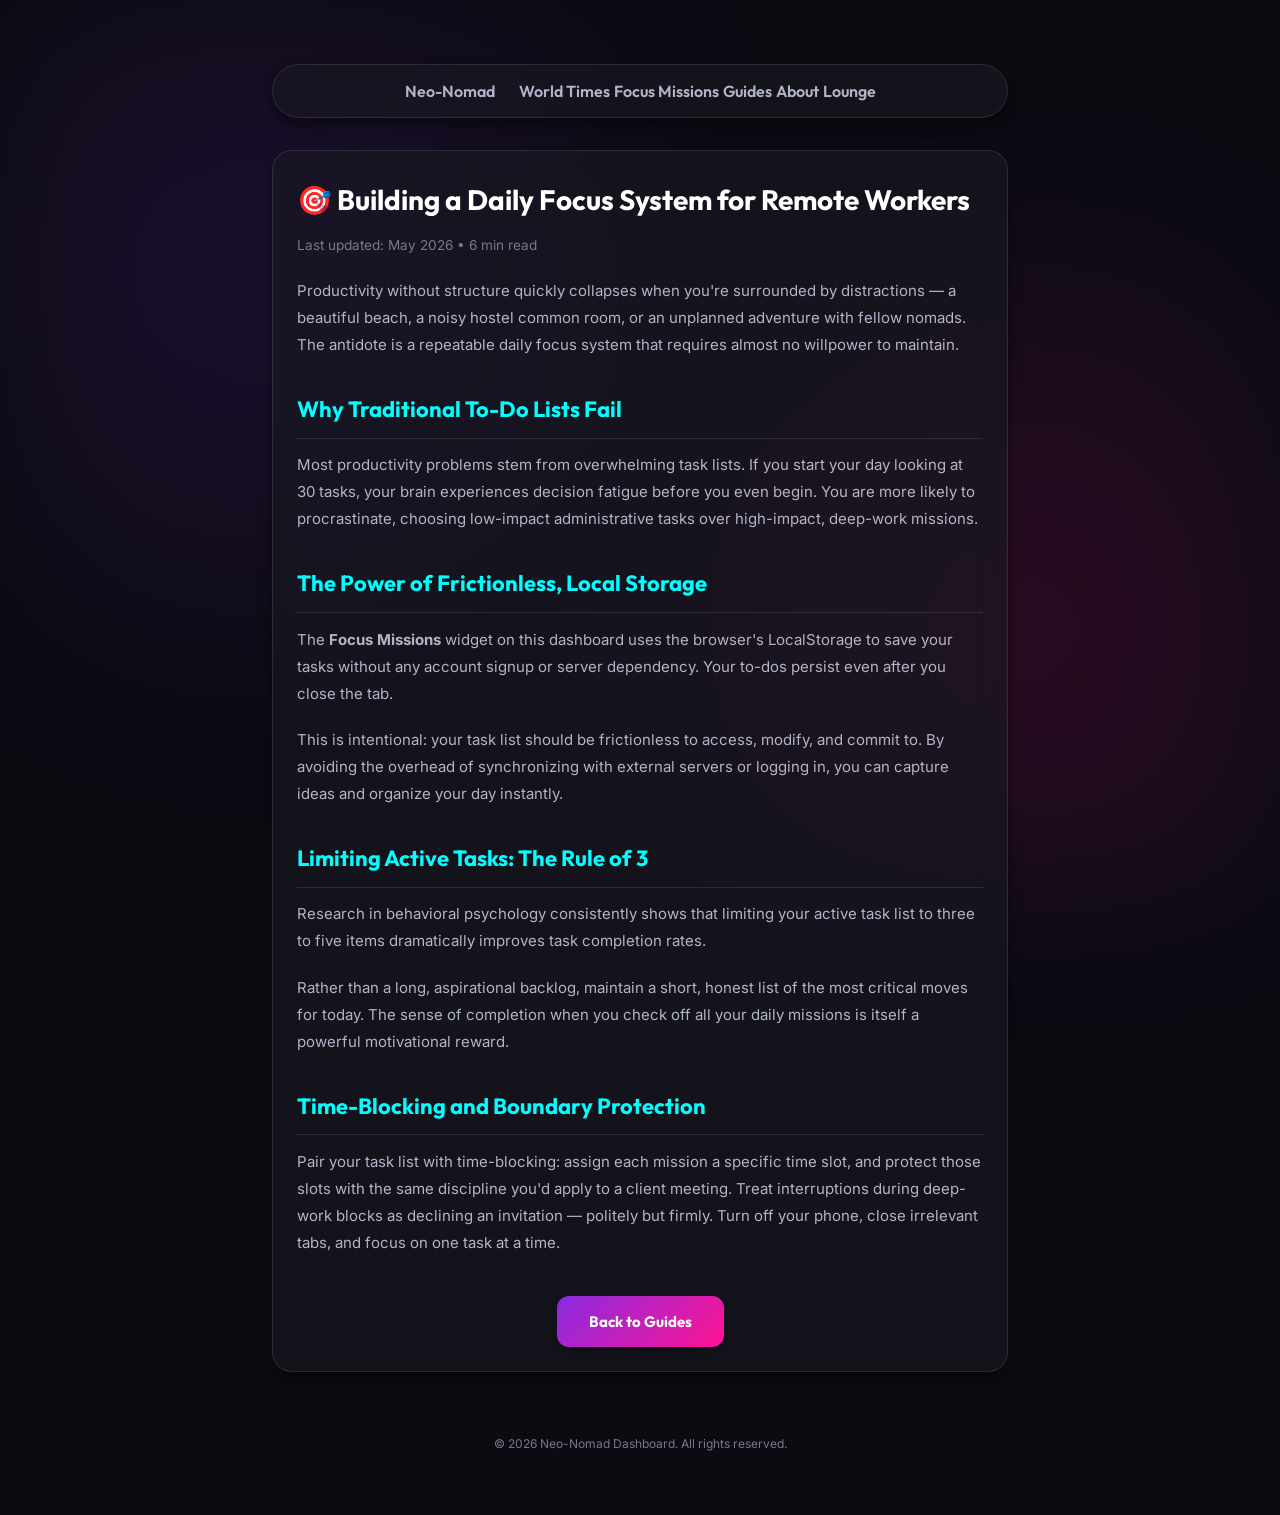
<file: guide-focus.html>
<!DOCTYPE html>
<html lang="en">
<head>
    <meta charset="UTF-8">
    <meta name="viewport" content="width=device-width, initial-scale=1.0">
    <title>Building a Daily Focus System for Remote Workers | Neo-Nomad</title>
    <meta name="description" content="Productivity without structure collapses under distractions. Learn how to build a repeatable focus system using daily missions and time-blocking.">
    <meta name="author" content="Neo-Nomad Team">
    <link rel="canonical" href="https://nomad-schedule.pages.dev/guide-focus.html">

    <meta property="og:title" content="Building a Daily Focus System for Remote Workers">
    <meta property="og:description" content="Learn how to build a repeatable focus system using daily missions and time-blocking.">
    <meta property="og:type" content="article">
    <meta property="og:url" content="https://nomad-schedule.pages.dev/guide-focus.html">

    <meta name="google-adsense-account" content="ca-pub-3114463937796990">
    <script async src="https://pagead2.googlesyndication.com/pagead/js/adsbygoogle.js?client=ca-pub-3114463937796990" crossorigin="anonymous"></script>

    <link href="https://fonts.googleapis.com/css2?family=Inter:wght@300;400;600;800&family=Outfit:wght@300;500;700&display=swap" rel="stylesheet">
    <link rel="stylesheet" href="styles.css">
    <style>
        .article-container {
            max-width: 800px;
            width: 100%;
            margin: var(--spacing-xl) auto;
            padding: var(--spacing-xl);
        }
        .article-content {
            color: var(--colors-text-secondary);
            line-height: 1.8;
            font-size: 15px;
        }
        .article-content h2, .article-content h3 {
            color: var(--colors-accent);
            font-family: var(--font-heading);
            margin-top: 2rem;
            margin-bottom: 0.8rem;
        }
        .article-content h2 {
            font-size: 22px;
            border-bottom: 1px solid var(--colors-border-light);
            padding-bottom: 0.5rem;
        }
        .article-content h3 {
            font-size: 18px;
        }
        .article-content p {
            margin-bottom: 1.2rem;
        }
        .article-content ul, .article-content ol {
            margin-left: 1.5rem;
            margin-bottom: 1.2rem;
        }
        .article-content li {
            margin-bottom: 0.5rem;
        }
        .article-meta {
            font-size: 0.85rem;
            color: var(--colors-text-muted);
            margin-bottom: var(--spacing-md);
        }
        .back-btn-wrap {
            margin-top: 2.5rem;
            text-align: center;
        }
        .back-btn {
            display: inline-block;
            padding: 12px 32px;
            background: linear-gradient(135deg, var(--colors-primary), var(--colors-secondary));
            border: none;
            border-radius: var(--radius-md);
            color: white;
            font-family: var(--font-heading);
            font-weight: 700;
            text-decoration: none;
            box-shadow: var(--shadow-sm);
            transition: all 0.3s ease;
            cursor: pointer;
        }
        .back-btn:hover {
            transform: translateY(-2px);
            box-shadow: var(--shadow-glow);
        }
    </style>
</head>
<body>

    <div class="aura-background"></div>

    <main class="article-container">
        <!-- Navigation Menu -->
        <nav class="top-nav glass" id="top" style="position: relative; margin-bottom: var(--spacing-xl);">
            <a href="index.html" class="nav-logo">Neo-Nomad</a>
            <div class="nav-links">
                <a href="index.html#world-times-card">World Times</a>
                <a href="index.html#todo-card">Focus Missions</a>
                <a href="guide.html">Guides</a>
                <a href="about.html">About</a>
                <a href="index.html#community">Lounge</a>
            </div>
        </nav>

        <!-- AdSense auto ad unit -->
        <div class="adsense-unit">
            <ins class="adsbygoogle"
                 style="display:block"
                 data-ad-client="ca-pub-3114463937796990"
                 data-ad-slot="auto"
                 data-ad-format="auto"
                 data-full-width-responsive="true"></ins>
            <script>(adsbygoogle = window.adsbygoogle || []).push({});</script>
        </div>

        <!-- Article -->
        <article class="card glass article-content">
            <h1 style="color: white; font-family: var(--font-heading); font-size: 28px; margin-bottom: 0.5rem;">🎯 Building a Daily Focus System for Remote Workers</h1>
            <p class="article-meta">Last updated: May 2026 &bull; 6 min read</p>

            <p>
                Productivity without structure quickly collapses when you're surrounded by distractions — a beautiful beach, a noisy hostel common room, or an unplanned adventure with fellow nomads. The antidote is a repeatable daily focus system that requires almost no willpower to maintain.
            </p>

            <h2>Why Traditional To-Do Lists Fail</h2>
            <p>
                Most productivity problems stem from overwhelming task lists. If you start your day looking at 30 tasks, your brain experiences decision fatigue before you even begin. You are more likely to procrastinate, choosing low-impact administrative tasks over high-impact, deep-work missions.
            </p>

            <h2>The Power of Frictionless, Local Storage</h2>
            <p>
                The <strong>Focus Missions</strong> widget on this dashboard uses the browser's LocalStorage to save your tasks without any account signup or server dependency. Your to-dos persist even after you close the tab. 
            </p>
            <p>
                This is intentional: your task list should be frictionless to access, modify, and commit to. By avoiding the overhead of synchronizing with external servers or logging in, you can capture ideas and organize your day instantly.
            </p>

            <h2>Limiting Active Tasks: The Rule of 3</h2>
            <p>
                Research in behavioral psychology consistently shows that limiting your active task list to three to five items dramatically improves task completion rates. 
            </p>
            <p>
                Rather than a long, aspirational backlog, maintain a short, honest list of the most critical moves for today. The sense of completion when you check off all your daily missions is itself a powerful motivational reward.
            </p>

            <h2>Time-Blocking and Boundary Protection</h2>
            <p>
                Pair your task list with time-blocking: assign each mission a specific time slot, and protect those slots with the same discipline you'd apply to a client meeting. Treat interruptions during deep-work blocks as declining an invitation — politely but firmly. Turn off your phone, close irrelevant tabs, and focus on one task at a time.
            </p>

            <div class="back-btn-wrap">
                <a href="guide.html" class="back-btn">Back to Guides</a>
            </div>
        </article>

        <footer class="dashboard-footer">
            <p>&copy; 2026 Neo-Nomad Dashboard. All rights reserved.</p>
        </footer>
    </main>

</body>
</html>
</file>
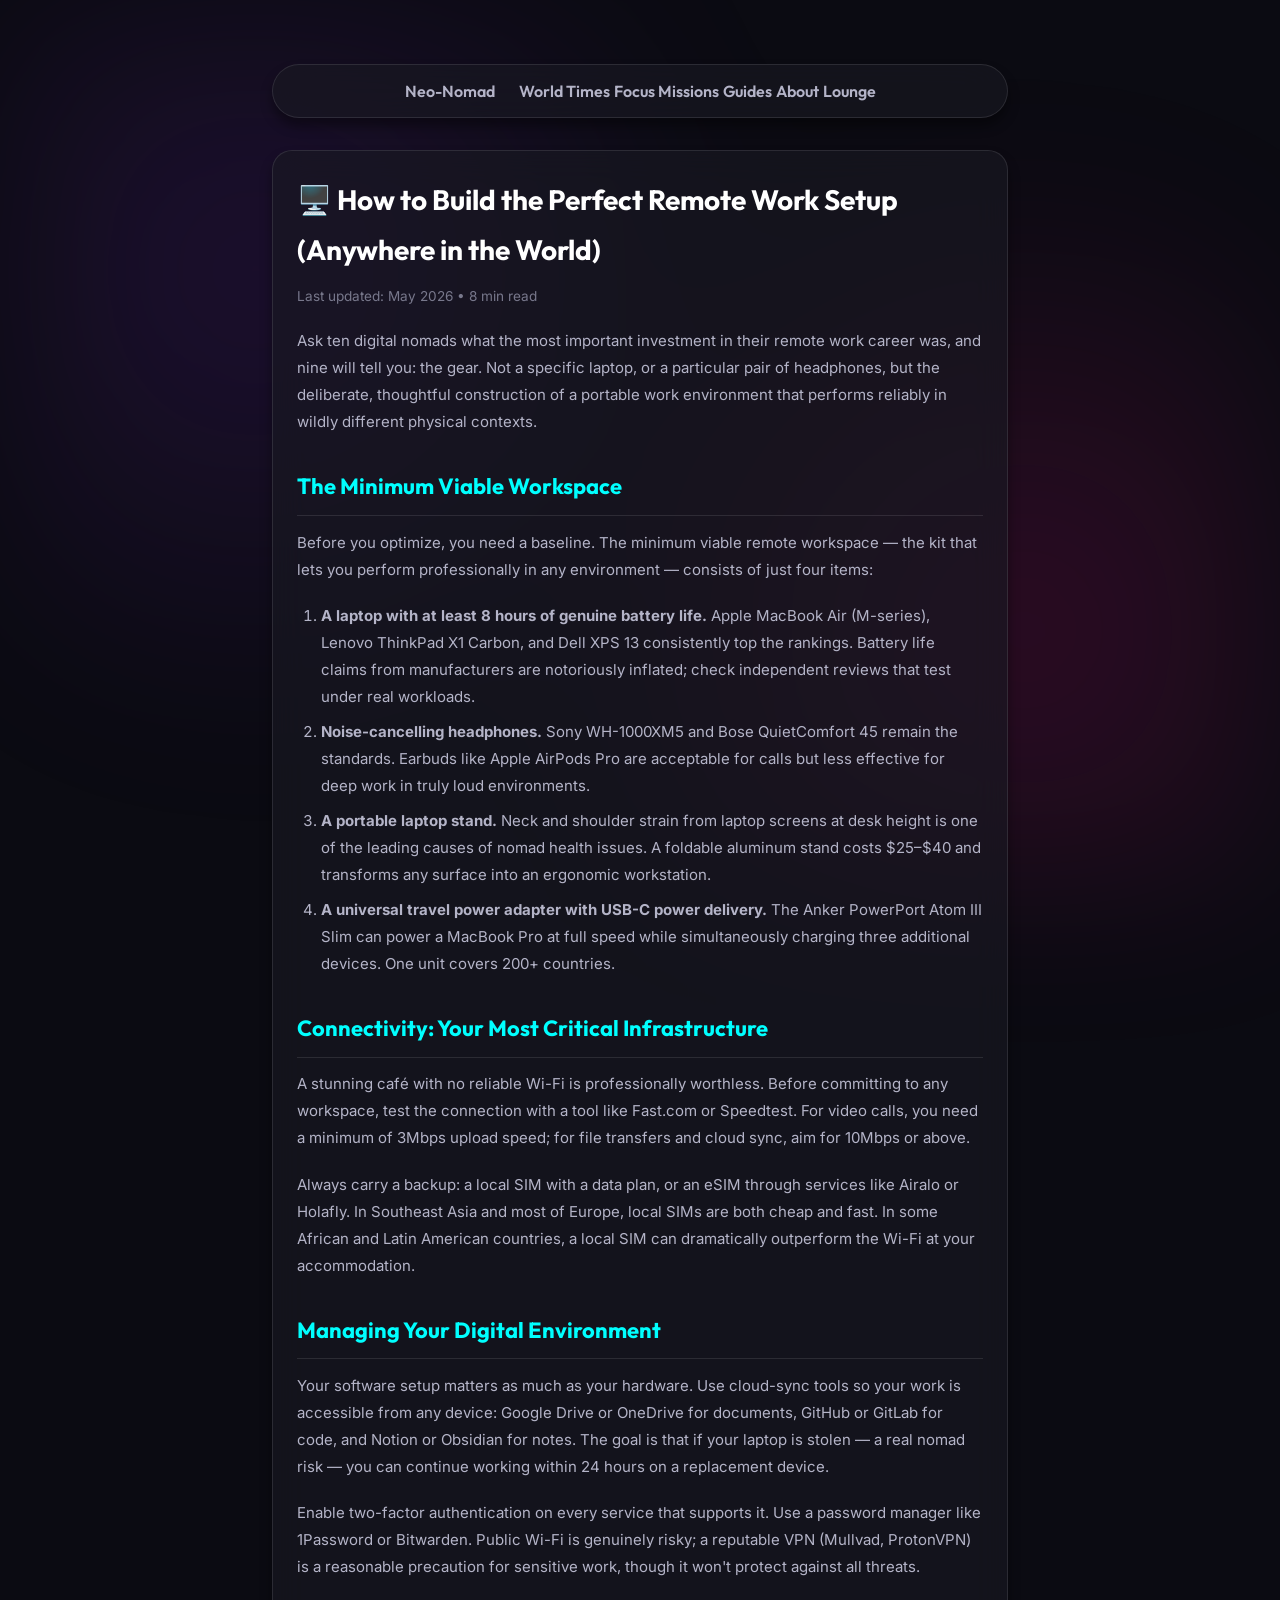
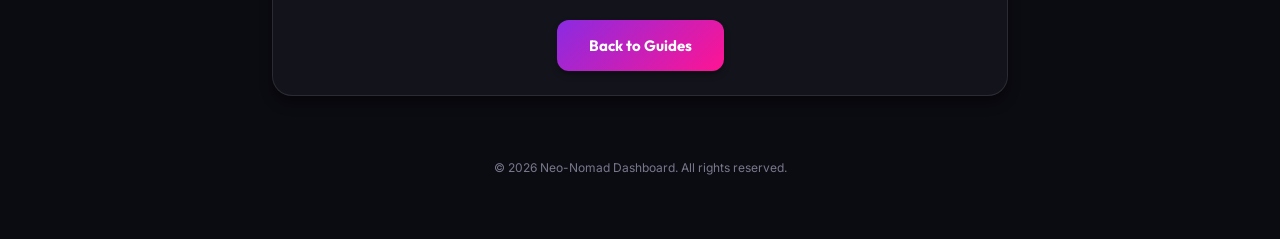
<file: guide-remote-setup.html>
<!DOCTYPE html>
<html lang="en">
<head>
    <meta charset="UTF-8">
    <meta name="viewport" content="width=device-width, initial-scale=1.0">
    <title>How to Build the Perfect Remote Work Setup | Neo-Nomad</title>
    <meta name="description" content="A guide to building a portable remote work setup that performs reliably anywhere: minimum viable gear, internet requirements, and cloud tools.">
    <meta name="author" content="Neo-Nomad Team">
    <link rel="canonical" href="https://nomad-schedule.pages.dev/guide-remote-setup.html">

    <meta property="og:title" content="How to Build the Perfect Remote Work Setup">
    <meta property="og:description" content="A guide to building a portable remote work setup that performs reliably anywhere: gear, internet, and cloud tools.">
    <meta property="og:type" content="article">
    <meta property="og:url" content="https://nomad-schedule.pages.dev/guide-remote-setup.html">

    <meta name="google-adsense-account" content="ca-pub-3114463937796990">
    <script async src="https://pagead2.googlesyndication.com/pagead/js/adsbygoogle.js?client=ca-pub-3114463937796990" crossorigin="anonymous"></script>

    <link href="https://fonts.googleapis.com/css2?family=Inter:wght@300;400;600;800&family=Outfit:wght@300;500;700&display=swap" rel="stylesheet">
    <link rel="stylesheet" href="styles.css">
    <style>
        .article-container {
            max-width: 800px;
            width: 100%;
            margin: var(--spacing-xl) auto;
            padding: var(--spacing-xl);
        }
        .article-content {
            color: var(--colors-text-secondary);
            line-height: 1.8;
            font-size: 15px;
        }
        .article-content h2, .article-content h3 {
            color: var(--colors-accent);
            font-family: var(--font-heading);
            margin-top: 2rem;
            margin-bottom: 0.8rem;
        }
        .article-content h2 {
            font-size: 22px;
            border-bottom: 1px solid var(--colors-border-light);
            padding-bottom: 0.5rem;
        }
        .article-content h3 {
            font-size: 18px;
        }
        .article-content p {
            margin-bottom: 1.2rem;
        }
        .article-content ul, .article-content ol {
            margin-left: 1.5rem;
            margin-bottom: 1.2rem;
        }
        .article-content li {
            margin-bottom: 0.5rem;
        }
        .article-meta {
            font-size: 0.85rem;
            color: var(--colors-text-muted);
            margin-bottom: var(--spacing-md);
        }
        .back-btn-wrap {
            margin-top: 2.5rem;
            text-align: center;
        }
        .back-btn {
            display: inline-block;
            padding: 12px 32px;
            background: linear-gradient(135deg, var(--colors-primary), var(--colors-secondary));
            border: none;
            border-radius: var(--radius-md);
            color: white;
            font-family: var(--font-heading);
            font-weight: 700;
            text-decoration: none;
            box-shadow: var(--shadow-sm);
            transition: all 0.3s ease;
            cursor: pointer;
        }
        .back-btn:hover {
            transform: translateY(-2px);
            box-shadow: var(--shadow-glow);
        }
    </style>
</head>
<body>

    <div class="aura-background"></div>

    <main class="article-container">
        <!-- Navigation Menu -->
        <nav class="top-nav glass" id="top" style="position: relative; margin-bottom: var(--spacing-xl);">
            <a href="index.html" class="nav-logo">Neo-Nomad</a>
            <div class="nav-links">
                <a href="index.html#world-times-card">World Times</a>
                <a href="index.html#todo-card">Focus Missions</a>
                <a href="guide.html">Guides</a>
                <a href="about.html">About</a>
                <a href="index.html#community">Lounge</a>
            </div>
        </nav>

        <!-- AdSense auto ad unit -->
        <div class="adsense-unit">
            <ins class="adsbygoogle"
                 style="display:block"
                 data-ad-client="ca-pub-3114463937796990"
                 data-ad-slot="auto"
                 data-ad-format="auto"
                 data-full-width-responsive="true"></ins>
            <script>(adsbygoogle = window.adsbygoogle || []).push({});</script>
        </div>

        <!-- Article -->
        <article class="card glass article-content">
            <h1 style="color: white; font-family: var(--font-heading); font-size: 28px; margin-bottom: 0.5rem;">🖥️ How to Build the Perfect Remote Work Setup (Anywhere in the World)</h1>
            <p class="article-meta">Last updated: May 2026 &bull; 8 min read</p>

            <p>
                Ask ten digital nomads what the most important investment in their remote work career was, and nine will tell you: the gear. Not a specific laptop, or a particular pair of headphones, but the deliberate, thoughtful construction of a portable work environment that performs reliably in wildly different physical contexts.
            </p>

            <h2>The Minimum Viable Workspace</h2>
            <p>
                Before you optimize, you need a baseline. The minimum viable remote workspace — the kit that lets you perform professionally in any environment — consists of just four items:
            </p>
            <ol>
                <li><strong>A laptop with at least 8 hours of genuine battery life.</strong> Apple MacBook Air (M-series), Lenovo ThinkPad X1 Carbon, and Dell XPS 13 consistently top the rankings. Battery life claims from manufacturers are notoriously inflated; check independent reviews that test under real workloads.</li>
                <li><strong>Noise-cancelling headphones.</strong> Sony WH-1000XM5 and Bose QuietComfort 45 remain the standards. Earbuds like Apple AirPods Pro are acceptable for calls but less effective for deep work in truly loud environments.</li>
                <li><strong>A portable laptop stand.</strong> Neck and shoulder strain from laptop screens at desk height is one of the leading causes of nomad health issues. A foldable aluminum stand costs $25–$40 and transforms any surface into an ergonomic workstation.</li>
                <li><strong>A universal travel power adapter with USB-C power delivery.</strong> The Anker PowerPort Atom III Slim can power a MacBook Pro at full speed while simultaneously charging three additional devices. One unit covers 200+ countries.</li>
            </ol>

            <h2>Connectivity: Your Most Critical Infrastructure</h2>
            <p>
                A stunning café with no reliable Wi-Fi is professionally worthless. Before committing to any workspace, test the connection with a tool like Fast.com or Speedtest. For video calls, you need a minimum of 3Mbps upload speed; for file transfers and cloud sync, aim for 10Mbps or above.
            </p>
            <p>
                Always carry a backup: a local SIM with a data plan, or an eSIM through services like Airalo or Holafly. In Southeast Asia and most of Europe, local SIMs are both cheap and fast. In some African and Latin American countries, a local SIM can dramatically outperform the Wi-Fi at your accommodation.
            </p>

            <h2>Managing Your Digital Environment</h2>
            <p>
                Your software setup matters as much as your hardware. Use cloud-sync tools so your work is accessible from any device: Google Drive or OneDrive for documents, GitHub or GitLab for code, and Notion or Obsidian for notes. The goal is that if your laptop is stolen — a real nomad risk — you can continue working within 24 hours on a replacement device.
            </p>
            <p>
                Enable two-factor authentication on every service that supports it. Use a password manager like 1Password or Bitwarden. Public Wi-Fi is genuinely risky; a reputable VPN (Mullvad, ProtonVPN) is a reasonable precaution for sensitive work, though it won't protect against all threats.
            </p>

            <div class="back-btn-wrap">
                <a href="guide.html" class="back-btn">Back to Guides</a>
            </div>
        </article>

        <footer class="dashboard-footer">
            <p>&copy; 2026 Neo-Nomad Dashboard. All rights reserved.</p>
        </footer>
    </main>

</body>
</html>
</file>
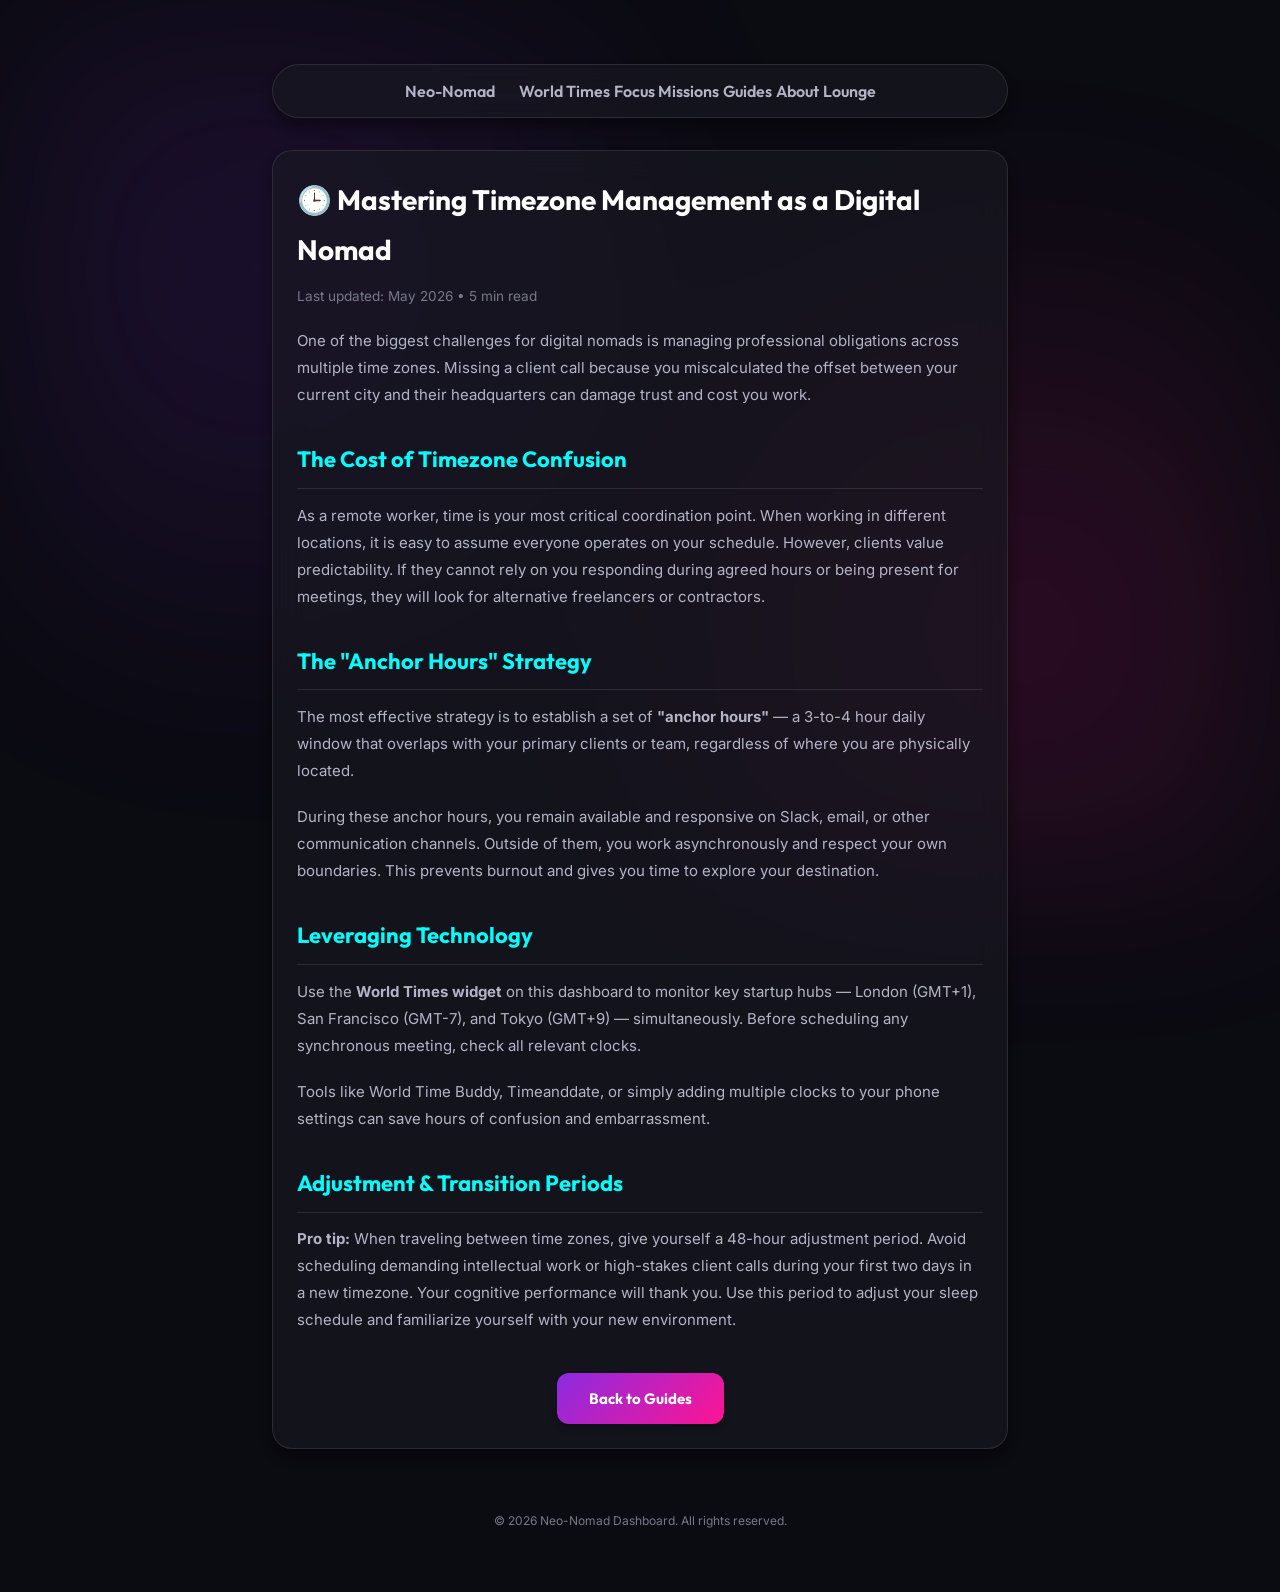
<file: guide-timezone.html>
<!DOCTYPE html>
<html lang="en">
<head>
    <meta charset="UTF-8">
    <meta name="viewport" content="width=device-width, initial-scale=1.0">
    <title>Mastering Timezone Management as a Digital Nomad | Neo-Nomad</title>
    <meta name="description" content="One of the biggest challenges for digital nomads is managing professional obligations across multiple time zones. Learn strategies for anchor hours and tools to stay synchronized.">
    <meta name="author" content="Neo-Nomad Team">
    <link rel="canonical" href="https://nomad-schedule.pages.dev/guide-timezone.html">

    <meta property="og:title" content="Mastering Timezone Management as a Digital Nomad">
    <meta property="og:description" content="Learn strategies for anchor hours and tools to stay synchronized across time zones.">
    <meta property="og:type" content="article">
    <meta property="og:url" content="https://nomad-schedule.pages.dev/guide-timezone.html">

    <meta name="google-adsense-account" content="ca-pub-3114463937796990">
    <script async src="https://pagead2.googlesyndication.com/pagead/js/adsbygoogle.js?client=ca-pub-3114463937796990" crossorigin="anonymous"></script>

    <link href="https://fonts.googleapis.com/css2?family=Inter:wght@300;400;600;800&family=Outfit:wght@300;500;700&display=swap" rel="stylesheet">
    <link rel="stylesheet" href="styles.css">
    <style>
        .article-container {
            max-width: 800px;
            width: 100%;
            margin: var(--spacing-xl) auto;
            padding: var(--spacing-xl);
        }
        .article-content {
            color: var(--colors-text-secondary);
            line-height: 1.8;
            font-size: 15px;
        }
        .article-content h2, .article-content h3 {
            color: var(--colors-accent);
            font-family: var(--font-heading);
            margin-top: 2rem;
            margin-bottom: 0.8rem;
        }
        .article-content h2 {
            font-size: 22px;
            border-bottom: 1px solid var(--colors-border-light);
            padding-bottom: 0.5rem;
        }
        .article-content h3 {
            font-size: 18px;
        }
        .article-content p {
            margin-bottom: 1.2rem;
        }
        .article-content ul, .article-content ol {
            margin-left: 1.5rem;
            margin-bottom: 1.2rem;
        }
        .article-content li {
            margin-bottom: 0.5rem;
        }
        .article-meta {
            font-size: 0.85rem;
            color: var(--colors-text-muted);
            margin-bottom: var(--spacing-md);
        }
        .back-btn-wrap {
            margin-top: 2.5rem;
            text-align: center;
        }
        .back-btn {
            display: inline-block;
            padding: 12px 32px;
            background: linear-gradient(135deg, var(--colors-primary), var(--colors-secondary));
            border: none;
            border-radius: var(--radius-md);
            color: white;
            font-family: var(--font-heading);
            font-weight: 700;
            text-decoration: none;
            box-shadow: var(--shadow-sm);
            transition: all 0.3s ease;
            cursor: pointer;
        }
        .back-btn:hover {
            transform: translateY(-2px);
            box-shadow: var(--shadow-glow);
        }
    </style>
</head>
<body>

    <div class="aura-background"></div>

    <main class="article-container">
        <!-- Navigation Menu -->
        <nav class="top-nav glass" id="top" style="position: relative; margin-bottom: var(--spacing-xl);">
            <a href="index.html" class="nav-logo">Neo-Nomad</a>
            <div class="nav-links">
                <a href="index.html#world-times-card">World Times</a>
                <a href="index.html#todo-card">Focus Missions</a>
                <a href="guide.html">Guides</a>
                <a href="about.html">About</a>
                <a href="index.html#community">Lounge</a>
            </div>
        </nav>

        <!-- AdSense auto ad unit -->
        <div class="adsense-unit">
            <ins class="adsbygoogle"
                 style="display:block"
                 data-ad-client="ca-pub-3114463937796990"
                 data-ad-slot="auto"
                 data-ad-format="auto"
                 data-full-width-responsive="true"></ins>
            <script>(adsbygoogle = window.adsbygoogle || []).push({});</script>
        </div>

        <!-- Article -->
        <article class="card glass article-content">
            <h1 style="color: white; font-family: var(--font-heading); font-size: 28px; margin-bottom: 0.5rem;">🕒 Mastering Timezone Management as a Digital Nomad</h1>
            <p class="article-meta">Last updated: May 2026 &bull; 5 min read</p>

            <p>
                One of the biggest challenges for digital nomads is managing professional obligations across multiple time zones. Missing a client call because you miscalculated the offset between your current city and their headquarters can damage trust and cost you work.
            </p>

            <h2>The Cost of Timezone Confusion</h2>
            <p>
                As a remote worker, time is your most critical coordination point. When working in different locations, it is easy to assume everyone operates on your schedule. However, clients value predictability. If they cannot rely on you responding during agreed hours or being present for meetings, they will look for alternative freelancers or contractors.
            </p>

            <h2>The "Anchor Hours" Strategy</h2>
            <p>
                The most effective strategy is to establish a set of <strong>"anchor hours"</strong> — a 3-to-4 hour daily window that overlaps with your primary clients or team, regardless of where you are physically located. 
            </p>
            <p>
                During these anchor hours, you remain available and responsive on Slack, email, or other communication channels. Outside of them, you work asynchronously and respect your own boundaries. This prevents burnout and gives you time to explore your destination.
            </p>

            <h2>Leveraging Technology</h2>
            <p>
                Use the <strong>World Times widget</strong> on this dashboard to monitor key startup hubs — London (GMT+1), San Francisco (GMT-7), and Tokyo (GMT+9) — simultaneously. Before scheduling any synchronous meeting, check all relevant clocks. 
            </p>
            <p>
                Tools like World Time Buddy, Timeanddate, or simply adding multiple clocks to your phone settings can save hours of confusion and embarrassment. 
            </p>

            <h2>Adjustment & Transition Periods</h2>
            <p>
                <strong>Pro tip:</strong> When traveling between time zones, give yourself a 48-hour adjustment period. Avoid scheduling demanding intellectual work or high-stakes client calls during your first two days in a new timezone. Your cognitive performance will thank you. Use this period to adjust your sleep schedule and familiarize yourself with your new environment.
            </p>

            <div class="back-btn-wrap">
                <a href="guide.html" class="back-btn">Back to Guides</a>
            </div>
        </article>

        <footer class="dashboard-footer">
            <p>&copy; 2026 Neo-Nomad Dashboard. All rights reserved.</p>
        </footer>
    </main>

</body>
</html>
</file>
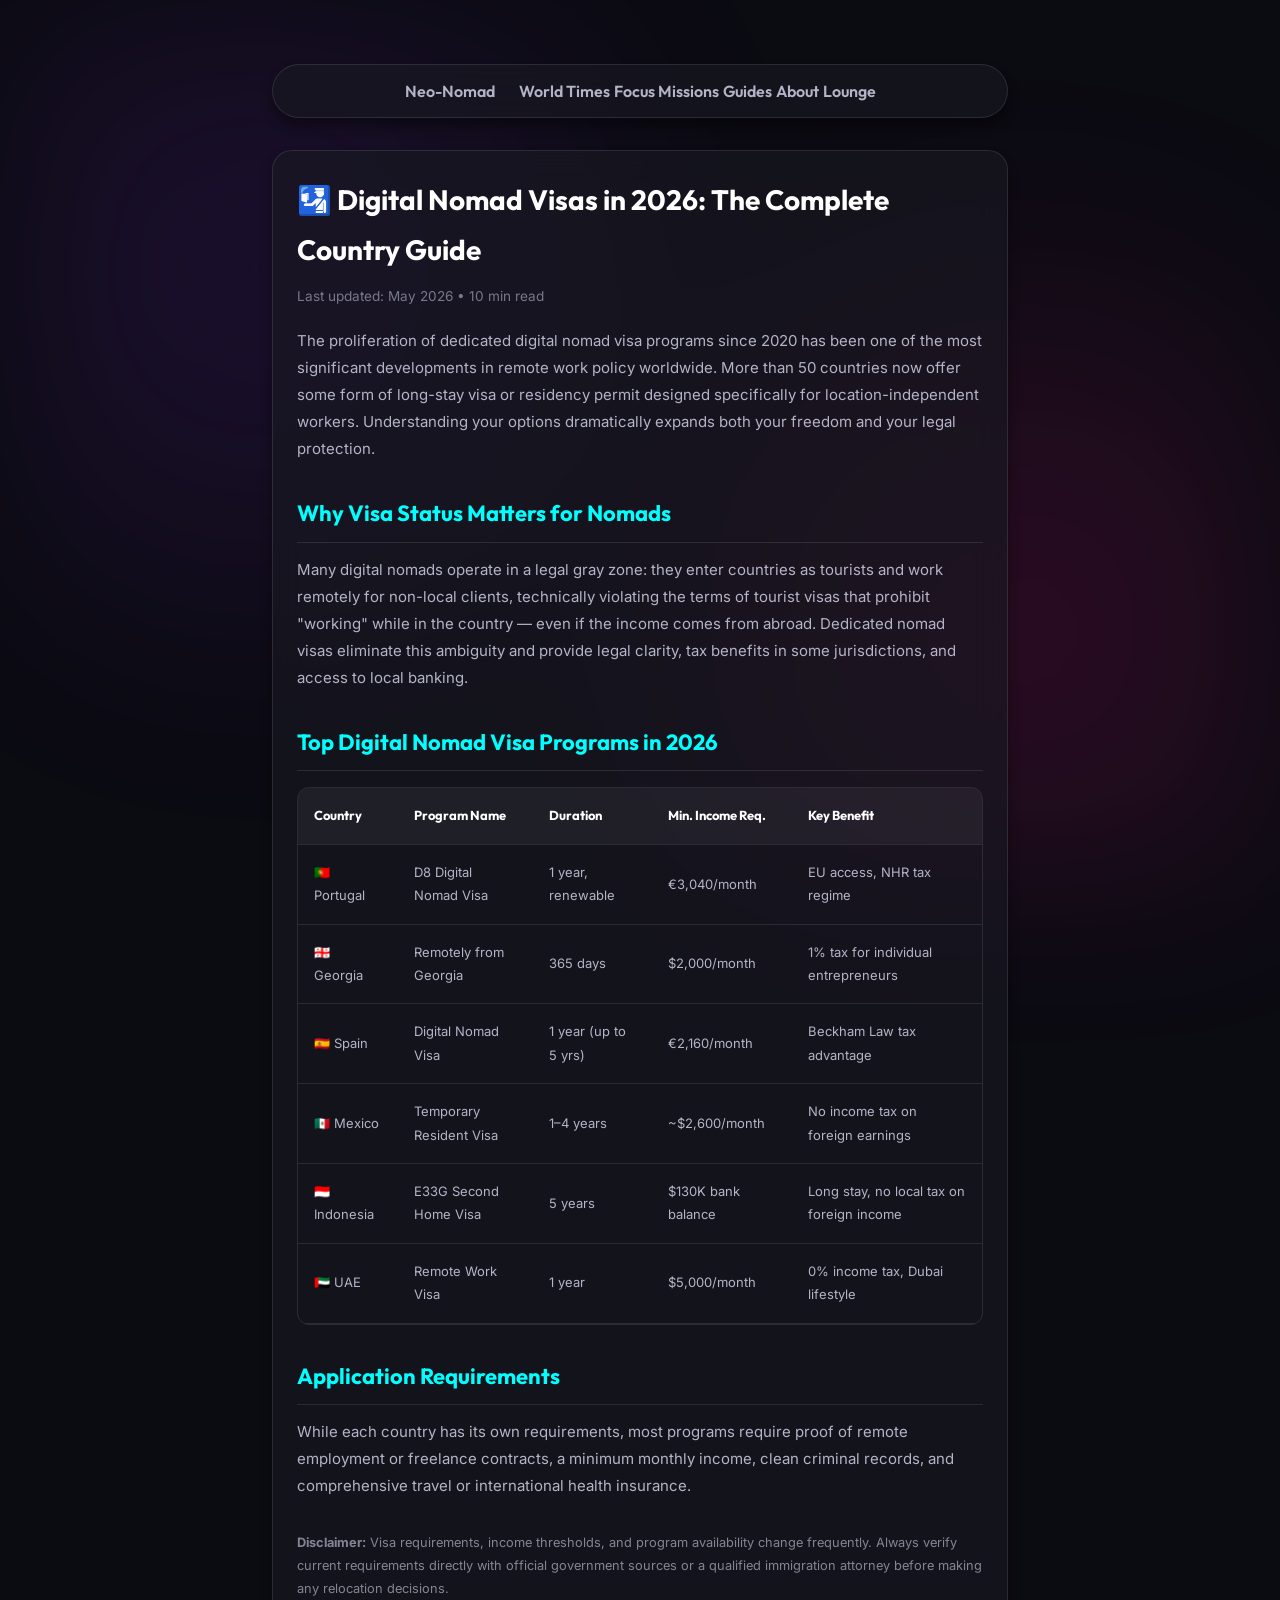
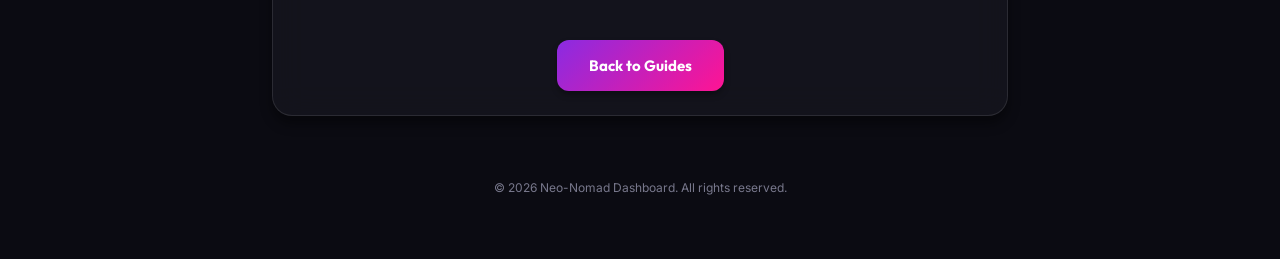
<file: guide-visa.html>
<!DOCTYPE html>
<html lang="en">
<head>
    <meta charset="UTF-8">
    <meta name="viewport" content="width=device-width, initial-scale=1.0">
    <title>Digital Nomad Visas in 2026: Country Guide | Neo-Nomad</title>
    <meta name="description" content="A complete guide to digital nomad visas in 2026: eligibility, income requirements, and comparisons for top destinations like Portugal, Spain, and Bali.">
    <meta name="author" content="Neo-Nomad Team">
    <link rel="canonical" href="https://nomad-schedule.pages.dev/guide-visa.html">

    <meta property="og:title" content="Digital Nomad Visas in 2026: Country Guide">
    <meta property="og:description" content="A complete guide to digital nomad visas in 2026: requirements and comparisons for top destinations.">
    <meta property="og:type" content="article">
    <meta property="og:url" content="https://nomad-schedule.pages.dev/guide-visa.html">

    <meta name="google-adsense-account" content="ca-pub-3114463937796990">
    <script async src="https://pagead2.googlesyndication.com/pagead/js/adsbygoogle.js?client=ca-pub-3114463937796990" crossorigin="anonymous"></script>

    <link href="https://fonts.googleapis.com/css2?family=Inter:wght@300;400;600;800&family=Outfit:wght@300;500;700&display=swap" rel="stylesheet">
    <link rel="stylesheet" href="styles.css">
    <style>
        .article-container {
            max-width: 800px;
            width: 100%;
            margin: var(--spacing-xl) auto;
            padding: var(--spacing-xl);
        }
        .article-content {
            color: var(--colors-text-secondary);
            line-height: 1.8;
            font-size: 15px;
        }
        .article-content h2, .article-content h3 {
            color: var(--colors-accent);
            font-family: var(--font-heading);
            margin-top: 2rem;
            margin-bottom: 0.8rem;
        }
        .article-content h2 {
            font-size: 22px;
            border-bottom: 1px solid var(--colors-border-light);
            padding-bottom: 0.5rem;
        }
        .article-content h3 {
            font-size: 18px;
        }
        .article-content p {
            margin-bottom: 1.2rem;
        }
        .article-content ul, .article-content ol {
            margin-left: 1.5rem;
            margin-bottom: 1.2rem;
        }
        .article-content li {
            margin-bottom: 0.5rem;
        }
        .article-meta {
            font-size: 0.85rem;
            color: var(--colors-text-muted);
            margin-bottom: var(--spacing-md);
        }
        .back-btn-wrap {
            margin-top: 2.5rem;
            text-align: center;
        }
        .back-btn {
            display: inline-block;
            padding: 12px 32px;
            background: linear-gradient(135deg, var(--colors-primary), var(--colors-secondary));
            border: none;
            border-radius: var(--radius-md);
            color: white;
            font-family: var(--font-heading);
            font-weight: 700;
            text-decoration: none;
            box-shadow: var(--shadow-sm);
            transition: all 0.3s ease;
            cursor: pointer;
        }
        .back-btn:hover {
            transform: translateY(-2px);
            box-shadow: var(--shadow-glow);
        }
        .visa-table-wrapper {
            margin: var(--spacing-md) 0;
            overflow-x: auto;
            border-radius: var(--radius-md);
            border: 1px solid var(--colors-border-light);
        }
        .visa-table {
            width: 100%;
            border-collapse: collapse;
            text-align: left;
            font-size: 13px;
        }
        .visa-table th, .visa-table td {
            padding: var(--spacing-md);
            border-bottom: 1px solid var(--colors-border-light);
        }
        .visa-table th {
            background: rgba(255, 255, 255, 0.05);
            font-family: var(--font-heading);
            font-weight: 700;
            color: white;
        }
        .visa-table tr:hover {
            background: rgba(255, 255, 255, 0.02);
        }
    </style>
</head>
<body>

    <div class="aura-background"></div>

    <main class="article-container">
        <!-- Navigation Menu -->
        <nav class="top-nav glass" id="top" style="position: relative; margin-bottom: var(--spacing-xl);">
            <a href="index.html" class="nav-logo">Neo-Nomad</a>
            <div class="nav-links">
                <a href="index.html#world-times-card">World Times</a>
                <a href="index.html#todo-card">Focus Missions</a>
                <a href="guide.html">Guides</a>
                <a href="about.html">About</a>
                <a href="index.html#community">Lounge</a>
            </div>
        </nav>

        <!-- AdSense auto ad unit -->
        <div class="adsense-unit">
            <ins class="adsbygoogle"
                 style="display:block"
                 data-ad-client="ca-pub-3114463937796990"
                 data-ad-slot="auto"
                 data-ad-format="auto"
                 data-full-width-responsive="true"></ins>
            <script>(adsbygoogle = window.adsbygoogle || []).push({});</script>
        </div>

        <!-- Article -->
        <article class="card glass article-content">
            <h1 style="color: white; font-family: var(--font-heading); font-size: 28px; margin-bottom: 0.5rem;">🛂 Digital Nomad Visas in 2026: The Complete Country Guide</h1>
            <p class="article-meta">Last updated: May 2026 &bull; 10 min read</p>

            <p>
                The proliferation of dedicated digital nomad visa programs since 2020 has been one of the most significant developments in remote work policy worldwide. More than 50 countries now offer some form of long-stay visa or residency permit designed specifically for location-independent workers. Understanding your options dramatically expands both your freedom and your legal protection.
            </p>

            <h2>Why Visa Status Matters for Nomads</h2>
            <p>
                Many digital nomads operate in a legal gray zone: they enter countries as tourists and work remotely for non-local clients, technically violating the terms of tourist visas that prohibit "working" while in the country — even if the income comes from abroad. Dedicated nomad visas eliminate this ambiguity and provide legal clarity, tax benefits in some jurisdictions, and access to local banking.
            </p>

            <h2>Top Digital Nomad Visa Programs in 2026</h2>
            <div class="visa-table-wrapper">
                <table class="visa-table">
                    <thead>
                        <tr>
                            <th>Country</th>
                            <th>Program Name</th>
                            <th>Duration</th>
                            <th>Min. Income Req.</th>
                            <th>Key Benefit</th>
                        </tr>
                    </thead>
                    <tbody>
                        <tr>
                            <td>🇵🇹 Portugal</td>
                            <td>D8 Digital Nomad Visa</td>
                            <td>1 year, renewable</td>
                            <td>€3,040/month</td>
                            <td>EU access, NHR tax regime</td>
                        </tr>
                        <tr>
                            <td>🇬🇪 Georgia</td>
                            <td>Remotely from Georgia</td>
                            <td>365 days</td>
                            <td>$2,000/month</td>
                            <td>1% tax for individual entrepreneurs</td>
                        </tr>
                        <tr>
                            <td>🇪🇸 Spain</td>
                            <td>Digital Nomad Visa</td>
                            <td>1 year (up to 5 yrs)</td>
                            <td>€2,160/month</td>
                            <td>Beckham Law tax advantage</td>
                        </tr>
                        <tr>
                            <td>🇲🇽 Mexico</td>
                            <td>Temporary Resident Visa</td>
                            <td>1–4 years</td>
                            <td>~$2,600/month</td>
                            <td>No income tax on foreign earnings</td>
                        </tr>
                        <tr>
                            <td>🇮🇩 Indonesia</td>
                            <td>E33G Second Home Visa</td>
                            <td>5 years</td>
                            <td>$130K bank balance</td>
                            <td>Long stay, no local tax on foreign income</td>
                        </tr>
                        <tr>
                            <td>🇦🇪 UAE</td>
                            <td>Remote Work Visa</td>
                            <td>1 year</td>
                            <td>$5,000/month</td>
                            <td>0% income tax, Dubai lifestyle</td>
                        </tr>
                    </tbody>
                </table>
            </div>

            <h2>Application Requirements</h2>
            <p>
                While each country has its own requirements, most programs require proof of remote employment or freelance contracts, a minimum monthly income, clean criminal records, and comprehensive travel or international health insurance.
            </p>

            <p class="article-note" style="font-size:0.8rem; opacity:0.7; margin-top:2rem;">
                <strong>Disclaimer:</strong> Visa requirements, income thresholds, and program availability change frequently. Always verify current requirements directly with official government sources or a qualified immigration attorney before making any relocation decisions.
            </p>

            <div class="back-btn-wrap">
                <a href="guide.html" class="back-btn">Back to Guides</a>
            </div>
        </article>

        <footer class="dashboard-footer">
            <p>&copy; 2026 Neo-Nomad Dashboard. All rights reserved.</p>
        </footer>
    </main>

</body>
</html>
</file>
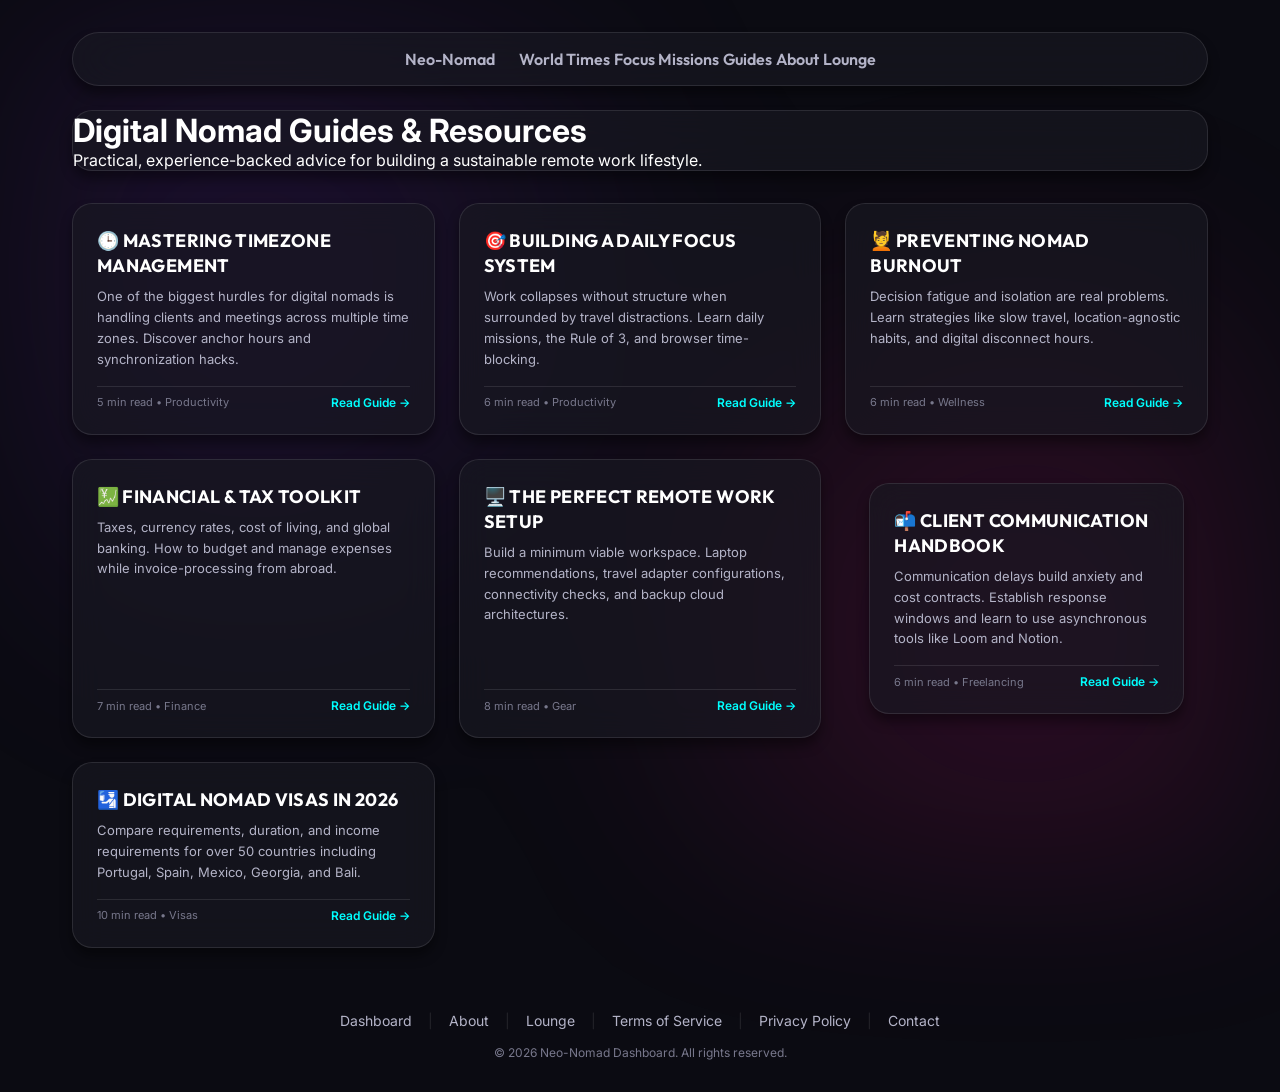
<file: guide.html>
<!DOCTYPE html>
<html lang="en">
<head>
    <meta charset="UTF-8">
    <meta name="viewport" content="width=device-width, initial-scale=1.0">
    <title>Digital Nomad Guides & Resources | Neo-Nomad</title>
    <meta name="description" content="In-depth productivity, finance, remote setup, and visa guides built for digital nomads and remote workers traveling the world.">
    <meta name="author" content="Neo-Nomad Team">
    <link rel="canonical" href="https://nomad-schedule.pages.dev/guide.html">

    <meta property="og:title" content="Digital Nomad Guides & Resources">
    <meta property="og:description" content="Productivity, finance, remote setup, and visa guides built for digital nomads.">
    <meta property="og:type" content="website">
    <meta property="og:url" content="https://nomad-schedule.pages.dev/guide.html">

    <meta name="google-adsense-account" content="ca-pub-3114463937796990">
    <script async src="https://pagead2.googlesyndication.com/pagead/js/adsbygoogle.js?client=ca-pub-3114463937796990" crossorigin="anonymous"></script>

    <link href="https://fonts.googleapis.com/css2?family=Inter:wght@300;400;600;800&family=Outfit:wght@300;500;700&display=swap" rel="stylesheet">
    <link rel="stylesheet" href="styles.css">
    <style>
        .directory-grid {
            display: grid;
            grid-template-columns: repeat(auto-fill, minmax(320px, 1fr));
            gap: var(--spacing-lg);
            margin: var(--spacing-xl) 0;
        }
        .guide-card-link {
            text-decoration: none;
            color: inherit;
            display: block;
        }
        .guide-card {
            transition: all 0.3s cubic-bezier(0.16, 1, 0.3, 1);
            height: 100%;
            display: flex;
            flex-direction: column;
            justify-content: space-between;
        }
        .guide-card:hover {
            transform: translateY(-5px);
            border-color: var(--colors-accent);
            box-shadow: var(--shadow-glow);
        }
        .guide-card-header h3 {
            font-family: var(--font-heading);
            font-size: 18px;
            color: white;
            margin-bottom: var(--spacing-sm);
            line-height: 1.4;
        }
        .guide-card-desc {
            font-size: 13px;
            line-height: 1.6;
            color: var(--colors-text-secondary);
            margin-bottom: var(--spacing-md);
        }
        .guide-card-footer {
            display: flex;
            justify-content: space-between;
            align-items: center;
            font-size: 11px;
            color: var(--colors-text-muted);
            border-top: 1px solid var(--colors-border-light);
            padding-top: var(--spacing-sm);
            margin-top: auto;
        }
        .read-more-text {
            color: var(--colors-accent);
            font-weight: 600;
            font-size: 12px;
        }
    </style>
</head>
<body>
    <div class="aura-background"></div>

    <main class="dashboard-container">
        <nav class="top-nav glass" id="top">
            <a href="index.html" class="nav-logo">Neo-Nomad</a>
            <div class="nav-links">
                <a href="index.html#world-times-card">World Times</a>
                <a href="index.html#todo-card">Focus Missions</a>
                <a href="guide.html" class="active">Guides</a>
                <a href="about.html">About</a>
                <a href="index.html#community">Lounge</a>
            </div>
        </nav>

        <header class="page-hero glass">
            <h1>Digital Nomad Guides &amp; Resources</h1>
            <p class="hero-subtitle">Practical, experience-backed advice for building a sustainable remote work lifestyle.</p>
        </header>

        <!-- AdSense auto ad unit -->
        <div class="adsense-unit">
            <ins class="adsbygoogle"
                 style="display:block"
                 data-ad-client="ca-pub-3114463937796990"
                 data-ad-slot="auto"
                 data-ad-format="auto"
                 data-full-width-responsive="true"></ins>
            <script>(adsbygoogle = window.adsbygoogle || []).push({});</script>
        </div>

        <section class="directory-grid">
            <!-- Guide 1 -->
            <a href="guide-timezone.html" class="guide-card-link">
                <div class="card glass guide-card">
                    <div class="guide-card-header">
                        <h3>🕒 Mastering Timezone Management</h3>
                    </div>
                    <p class="guide-card-desc">
                        One of the biggest hurdles for digital nomads is handling clients and meetings across multiple time zones. Discover anchor hours and synchronization hacks.
                    </p>
                    <div class="guide-card-footer">
                        <span>5 min read &bull; Productivity</span>
                        <span class="read-more-text">Read Guide &rarr;</span>
                    </div>
                </div>
            </a>

            <!-- Guide 2 -->
            <a href="guide-focus.html" class="guide-card-link">
                <div class="card glass guide-card">
                    <div class="guide-card-header">
                        <h3>🎯 Building a Daily Focus System</h3>
                    </div>
                    <p class="guide-card-desc">
                        Work collapses without structure when surrounded by travel distractions. Learn daily missions, the Rule of 3, and browser time-blocking.
                    </p>
                    <div class="guide-card-footer">
                        <span>6 min read &bull; Productivity</span>
                        <span class="read-more-text">Read Guide &rarr;</span>
                    </div>
                </div>
            </a>

            <!-- Guide 3 -->
            <a href="guide-burnout.html" class="guide-card-link">
                <div class="card glass guide-card">
                    <div class="guide-card-header">
                        <h3>💆 Preventing Nomad Burnout</h3>
                    </div>
                    <p class="guide-card-desc">
                        Decision fatigue and isolation are real problems. Learn strategies like slow travel, location-agnostic habits, and digital disconnect hours.
                    </p>
                    <div class="guide-card-footer">
                        <span>6 min read &bull; Wellness</span>
                        <span class="read-more-text">Read Guide &rarr;</span>
                    </div>
                </div>
            </a>

            <!-- Guide 4 -->
            <a href="guide-finance.html" class="guide-card-link">
                <div class="card glass guide-card">
                    <div class="guide-card-header">
                        <h3>💹 Financial &amp; Tax Toolkit</h3>
                    </div>
                    <p class="guide-card-desc">
                        Taxes, currency rates, cost of living, and global banking. How to budget and manage expenses while invoice-processing from abroad.
                    </p>
                    <div class="guide-card-footer">
                        <span>7 min read &bull; Finance</span>
                        <span class="read-more-text">Read Guide &rarr;</span>
                    </div>
                </div>
            </a>

            <!-- Guide 5 -->
            <a href="guide-remote-setup.html" class="guide-card-link">
                <div class="card glass guide-card">
                    <div class="guide-card-header">
                        <h3>🖥️ The Perfect Remote Work Setup</h3>
                    </div>
                    <p class="guide-card-desc">
                        Build a minimum viable workspace. Laptop recommendations, travel adapter configurations, connectivity checks, and backup cloud architectures.
                    </p>
                    <div class="guide-card-footer">
                        <span>8 min read &bull; Gear</span>
                        <span class="read-more-text">Read Guide &rarr;</span>
                    </div>
                </div>
            </a>

            <!-- Guide 6 -->
            <a href="guide-client-communication.html" class="guide-card-link">
                <div class="card guide-card-link">
                    <div class="card glass guide-card">
                        <div class="guide-card-header">
                            <h3>📬 Client Communication Handbook</h3>
                        </div>
                        <p class="guide-card-desc">
                            Communication delays build anxiety and cost contracts. Establish response windows and learn to use asynchronous tools like Loom and Notion.
                        </p>
                        <div class="guide-card-footer">
                            <span>6 min read &bull; Freelancing</span>
                            <span class="read-more-text">Read Guide &rarr;</span>
                        </div>
                    </div>
                </div>
            </a>

            <!-- Guide 7 -->
            <a href="guide-visa.html" class="guide-card-link">
                <div class="card glass guide-card">
                    <div class="guide-card-header">
                        <h3>🛂 Digital Nomad Visas in 2026</h3>
                    </div>
                    <p class="guide-card-desc">
                        Compare requirements, duration, and income requirements for over 50 countries including Portugal, Spain, Mexico, Georgia, and Bali.
                    </p>
                    <div class="guide-card-footer">
                        <span>10 min read &bull; Visas</span>
                        <span class="read-more-text">Read Guide &rarr;</span>
                    </div>
                </div>
            </a>
        </section>

        <!-- AdSense unit -->
        <div class="adsense-unit">
            <ins class="adsbygoogle"
                 style="display:block; text-align:center;"
                 data-ad-client="ca-pub-3114463937796990"
                 data-ad-slot="auto"
                 data-ad-format="auto"
                 data-full-width-responsive="true"></ins>
            <script>(adsbygoogle = window.adsbygoogle || []).push({});</script>
        </div>

        <footer class="dashboard-footer">
            <div class="footer-nav">
                <a href="index.html">Dashboard</a>
                <span class="divider">|</span>
                <a href="about.html">About</a>
                <span class="divider">|</span>
                <a href="index.html#community">Lounge</a>
                <span class="divider">|</span>
                <a href="terms.html">Terms of Service</a>
                <span class="divider">|</span>
                <a href="privacy.html">Privacy Policy</a>
                <span class="divider">|</span>
                <a href="about.html#contact">Contact</a>
            </div>
            <p>&copy; 2026 Neo-Nomad Dashboard. All rights reserved.</p>
        </footer>
    </main>
</body>
</html>
</file>
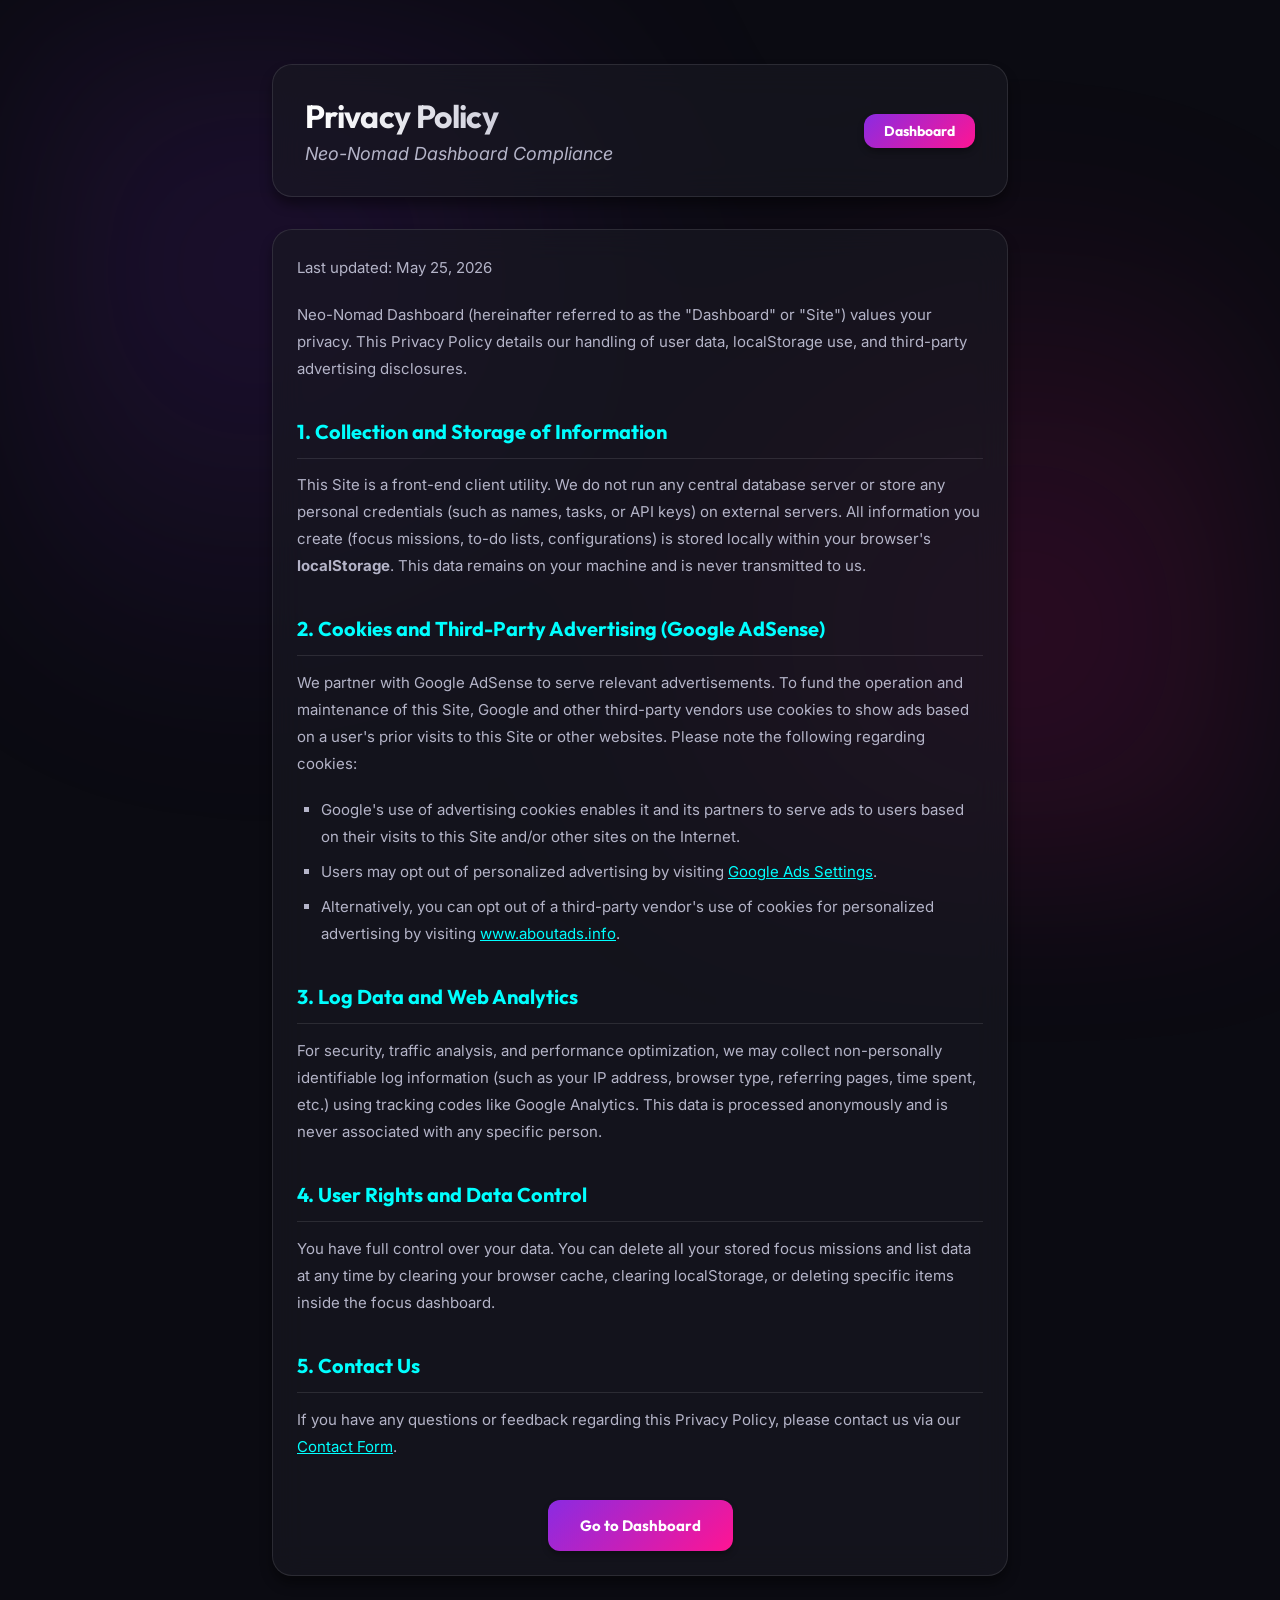
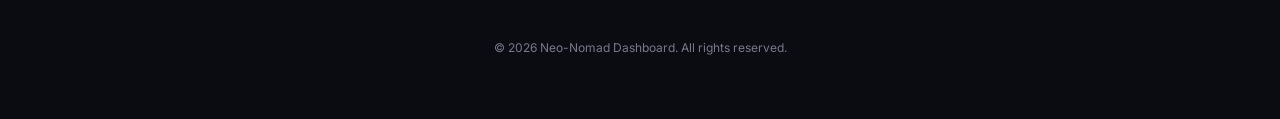
<file: privacy.html>
<!DOCTYPE html>
<html lang="en">
<head>
    <meta charset="UTF-8">
    <meta name="viewport" content="width=device-width, initial-scale=1.0">
    <title>Privacy Policy | Neo-Nomad Dashboard</title>
    <meta name="description" content="Privacy Policy for Neo-Nomad Dashboard. Google AdSense terms compliance.">
    <link rel="stylesheet" href="styles.css">
    <link href="https://fonts.googleapis.com/css2?family=Inter:wght@300;400;600;800&family=Outfit:wght@300;500;700&display=swap" rel="stylesheet">
    <style>
        .policy-container {
            max-width: 800px;
            width: 100%;
            margin: var(--spacing-xl) auto;
            padding: var(--spacing-xl);
        }
        .policy-text {
            color: var(--colors-text-secondary);
            line-height: 1.8;
            font-size: 15px;
        }
        .policy-text h2 {
            color: var(--colors-accent);
            font-family: var(--font-heading);
            font-size: 20px;
            margin-top: 2rem;
            margin-bottom: 0.8rem;
            border-bottom: 1px solid var(--colors-border-light);
            padding-bottom: 0.5rem;
        }
        .policy-text p {
            margin-bottom: 1.2rem;
        }
        .policy-text ul {
            margin-left: 1.5rem;
            margin-bottom: 1.2rem;
            list-style-type: square;
        }
        .policy-text li {
            margin-bottom: 0.5rem;
        }
        .back-btn-wrap {
            margin-top: 2.5rem;
            text-align: center;
        }
        .back-btn {
            display: inline-block;
            padding: 12px 32px;
            background: linear-gradient(135deg, var(--colors-primary), var(--colors-secondary));
            border: none;
            border-radius: var(--radius-md);
            color: white;
            font-family: var(--font-heading);
            font-weight: 700;
            text-decoration: none;
            box-shadow: var(--shadow-sm);
            transition: all 0.3s ease;
            cursor: pointer;
        }
        .back-btn:hover {
            transform: translateY(-2px);
            box-shadow: var(--shadow-glow);
        }
    </style>
</head>
<body>

    <div class="aura-background"></div>

    <main class="policy-container">
        <!-- Header -->
        <header class="dashboard-header glass" style="margin-bottom: var(--spacing-xl);">
            <div class="greeting-area">
                <h1 style="font-size: 32px;">Privacy Policy</h1>
                <p>Neo-Nomad Dashboard Compliance</p>
            </div>
            <div class="main-clock-area">
                <a href="index.html" class="back-btn" style="padding: 8px 20px; font-size: 14px;">Dashboard</a>
            </div>
        </header>

        <!-- Content -->
        <section class="card glass policy-text">
            <p>Last updated: May 25, 2026</p>
            <p>Neo-Nomad Dashboard (hereinafter referred to as the "Dashboard" or "Site") values your privacy. This Privacy Policy details our handling of user data, localStorage use, and third-party advertising disclosures.</p>

            <h2>1. Collection and Storage of Information</h2>
            <p>This Site is a front-end client utility. We do not run any central database server or store any personal credentials (such as names, tasks, or API keys) on external servers. All information you create (focus missions, to-do lists, configurations) is stored locally within your browser's <strong>localStorage</strong>. This data remains on your machine and is never transmitted to us.</p>

            <h2>2. Cookies and Third-Party Advertising (Google AdSense)</h2>
            <p>We partner with Google AdSense to serve relevant advertisements. To fund the operation and maintenance of this Site, Google and other third-party vendors use cookies to show ads based on a user's prior visits to this Site or other websites. Please note the following regarding cookies:</p>
            <ul>
                <li>Google's use of advertising cookies enables it and its partners to serve ads to users based on their visits to this Site and/or other sites on the Internet.</li>
                <li>Users may opt out of personalized advertising by visiting <a href="https://adssettings.google.com" target="_blank" rel="noopener noreferrer" style="color: var(--colors-accent);">Google Ads Settings</a>.</li>
                <li>Alternatively, you can opt out of a third-party vendor's use of cookies for personalized advertising by visiting <a href="https://aboutads.info" target="_blank" rel="noopener noreferrer" style="color: var(--colors-accent);">www.aboutads.info</a>.</li>
            </ul>

            <h2>3. Log Data and Web Analytics</h2>
            <p>For security, traffic analysis, and performance optimization, we may collect non-personally identifiable log information (such as your IP address, browser type, referring pages, time spent, etc.) using tracking codes like Google Analytics. This data is processed anonymously and is never associated with any specific person.</p>

            <h2>4. User Rights and Data Control</h2>
            <p>You have full control over your data. You can delete all your stored focus missions and list data at any time by clearing your browser cache, clearing localStorage, or deleting specific items inside the focus dashboard.</p>

            <h2>5. Contact Us</h2>
            <p>If you have any questions or feedback regarding this Privacy Policy, please contact us via our <a href="about.html#contact" style="color: var(--colors-accent);">Contact Form</a>.</p>

            <div class="back-btn-wrap">
                <a href="index.html" class="back-btn">Go to Dashboard</a>
            </div>
        </section>

        <footer class="dashboard-footer">
            <p>&copy; 2026 Neo-Nomad Dashboard. All rights reserved.</p>
        </footer>
    </main>

</body>
</html>
</file>
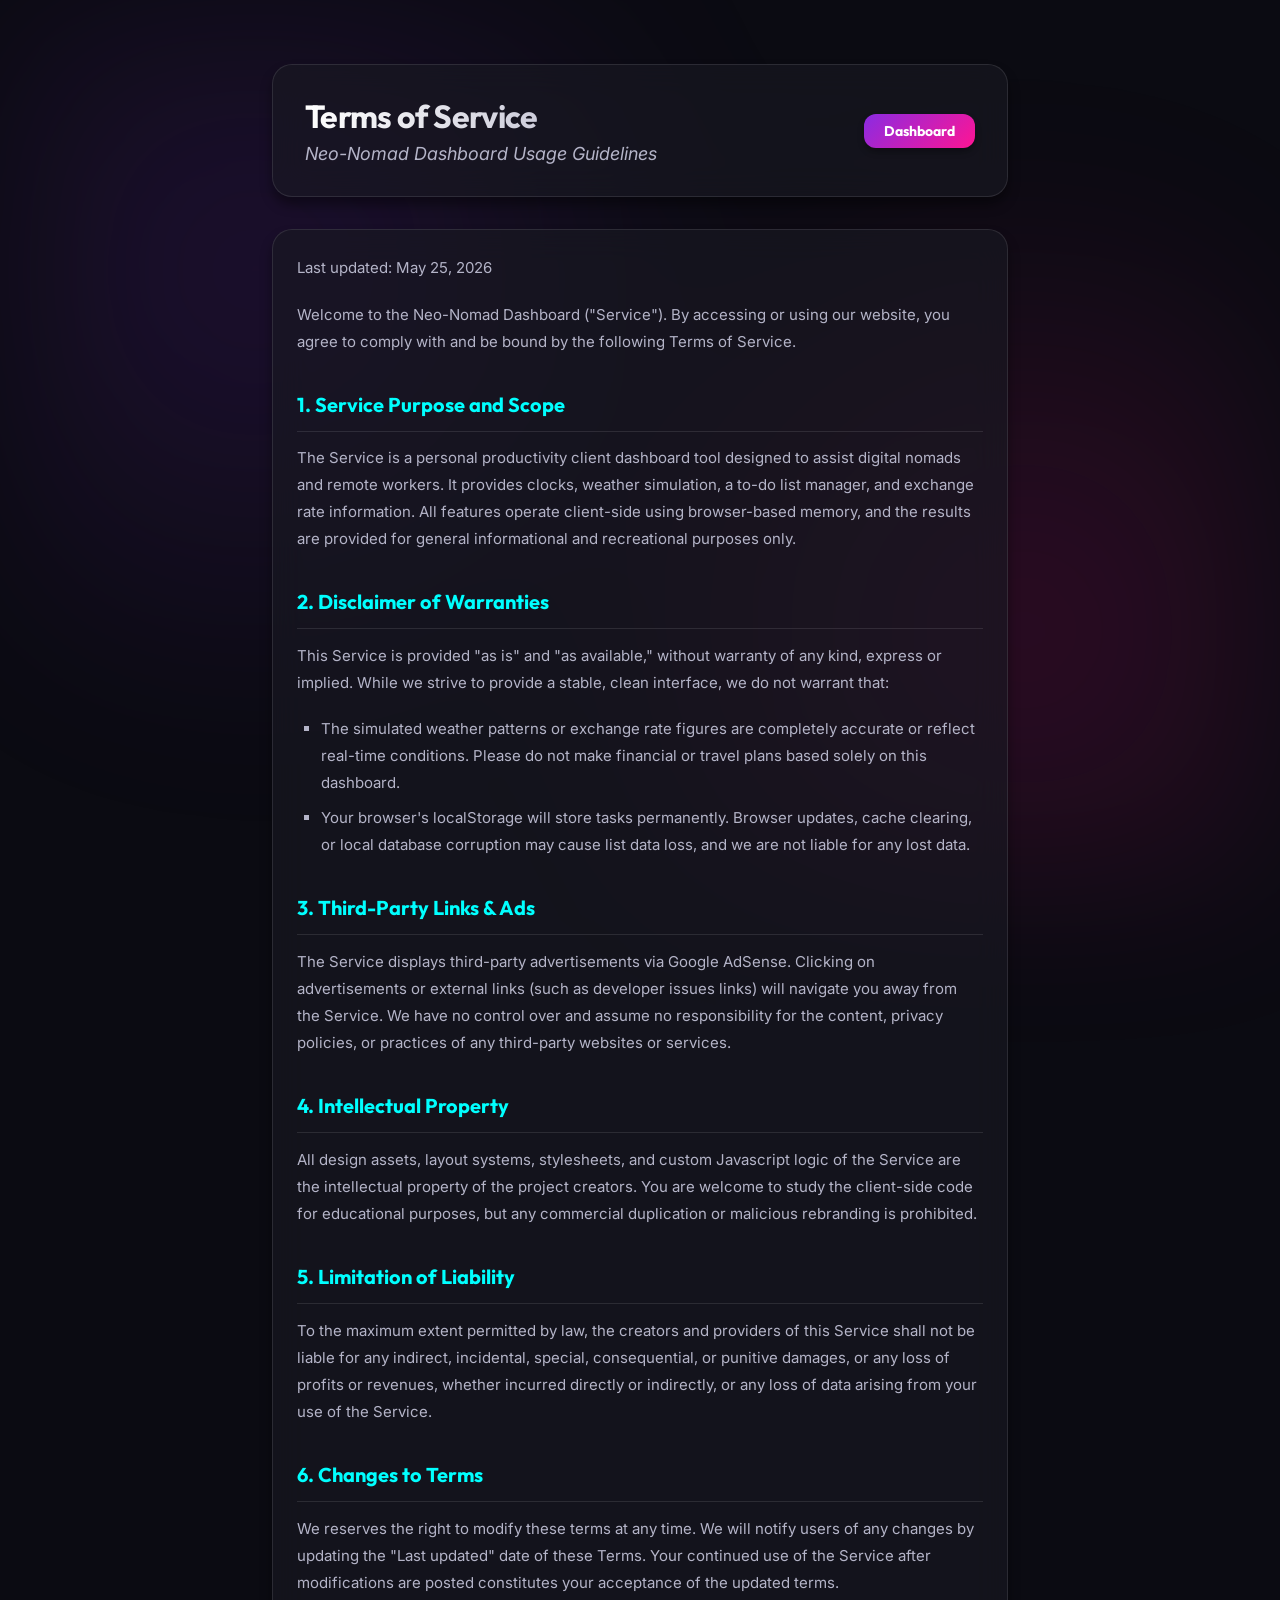
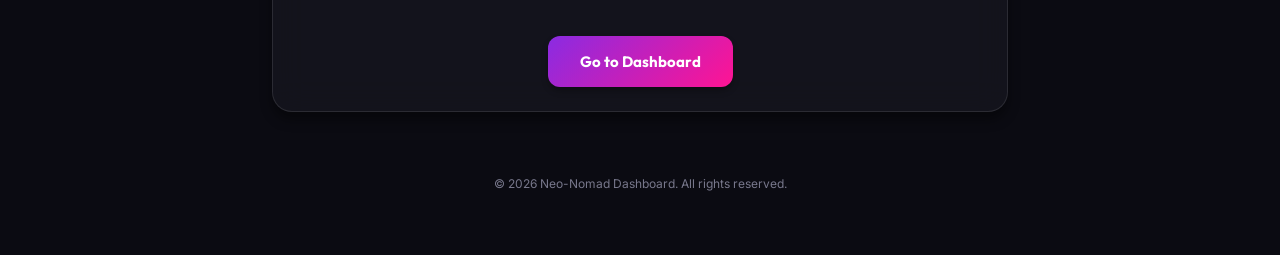
<file: terms.html>
<!DOCTYPE html>
<html lang="en">
<head>
    <meta charset="UTF-8">
    <meta name="viewport" content="width=device-width, initial-scale=1.0">
    <title>Terms of Service | Neo-Nomad Dashboard</title>
    <meta name="description" content="Terms of Service for Neo-Nomad Dashboard. Usage rules and disclaimers.">
    <link rel="stylesheet" href="styles.css">
    <link href="https://fonts.googleapis.com/css2?family=Inter:wght@300;400;600;800&family=Outfit:wght@300;500;700&display=swap" rel="stylesheet">
    <style>
        .policy-container {
            max-width: 800px;
            width: 100%;
            margin: var(--spacing-xl) auto;
            padding: var(--spacing-xl);
        }
        .policy-text {
            color: var(--colors-text-secondary);
            line-height: 1.8;
            font-size: 15px;
        }
        .policy-text h2 {
            color: var(--colors-accent);
            font-family: var(--font-heading);
            font-size: 20px;
            margin-top: 2rem;
            margin-bottom: 0.8rem;
            border-bottom: 1px solid var(--colors-border-light);
            padding-bottom: 0.5rem;
        }
        .policy-text p {
            margin-bottom: 1.2rem;
        }
        .policy-text ul {
            margin-left: 1.5rem;
            margin-bottom: 1.2rem;
            list-style-type: square;
        }
        .policy-text li {
            margin-bottom: 0.5rem;
        }
        .back-btn-wrap {
            margin-top: 2.5rem;
            text-align: center;
        }
        .back-btn {
            display: inline-block;
            padding: 12px 32px;
            background: linear-gradient(135deg, var(--colors-primary), var(--colors-secondary));
            border: none;
            border-radius: var(--radius-md);
            color: white;
            font-family: var(--font-heading);
            font-weight: 700;
            text-decoration: none;
            box-shadow: var(--shadow-sm);
            transition: all 0.3s ease;
            cursor: pointer;
        }
        .back-btn:hover {
            transform: translateY(-2px);
            box-shadow: var(--shadow-glow);
        }
    </style>
</head>
<body>

    <div class="aura-background"></div>

    <main class="policy-container">
        <!-- Header -->
        <header class="dashboard-header glass" style="margin-bottom: var(--spacing-xl);">
            <div class="greeting-area">
                <h1 style="font-size: 32px;">Terms of Service</h1>
                <p>Neo-Nomad Dashboard Usage Guidelines</p>
            </div>
            <div class="main-clock-area">
                <a href="index.html" class="back-btn" style="padding: 8px 20px; font-size: 14px;">Dashboard</a>
            </div>
        </header>

        <!-- Content -->
        <section class="card glass policy-text">
            <p>Last updated: May 25, 2026</p>
            <p>Welcome to the Neo-Nomad Dashboard ("Service"). By accessing or using our website, you agree to comply with and be bound by the following Terms of Service.</p>

            <h2>1. Service Purpose and Scope</h2>
            <p>The Service is a personal productivity client dashboard tool designed to assist digital nomads and remote workers. It provides clocks, weather simulation, a to-do list manager, and exchange rate information. All features operate client-side using browser-based memory, and the results are provided for general informational and recreational purposes only.</p>

            <h2>2. Disclaimer of Warranties</h2>
            <p>This Service is provided "as is" and "as available," without warranty of any kind, express or implied.
            While we strive to provide a stable, clean interface, we do not warrant that:</p>
            <ul>
                <li>The simulated weather patterns or exchange rate figures are completely accurate or reflect real-time conditions. Please do not make financial or travel plans based solely on this dashboard.</li>
                <li>Your browser's localStorage will store tasks permanently. Browser updates, cache clearing, or local database corruption may cause list data loss, and we are not liable for any lost data.</li>
            </ul>

            <h2>3. Third-Party Links & Ads</h2>
            <p>The Service displays third-party advertisements via Google AdSense. Clicking on advertisements or external links (such as developer issues links) will navigate you away from the Service. We have no control over and assume no responsibility for the content, privacy policies, or practices of any third-party websites or services.</p>

            <h2>4. Intellectual Property</h2>
            <p>All design assets, layout systems, stylesheets, and custom Javascript logic of the Service are the intellectual property of the project creators. You are welcome to study the client-side code for educational purposes, but any commercial duplication or malicious rebranding is prohibited.</p>

            <h2>5. Limitation of Liability</h2>
            <p>To the maximum extent permitted by law, the creators and providers of this Service shall not be liable for any indirect, incidental, special, consequential, or punitive damages, or any loss of profits or revenues, whether incurred directly or indirectly, or any loss of data arising from your use of the Service.</p>

            <h2>6. Changes to Terms</h2>
            <p>We reserves the right to modify these terms at any time. We will notify users of any changes by updating the "Last updated" date of these Terms. Your continued use of the Service after modifications are posted constitutes your acceptance of the updated terms.</p>

            <div class="back-btn-wrap">
                <a href="index.html" class="back-btn">Go to Dashboard</a>
            </div>
        </section>

        <footer class="dashboard-footer">
            <p>&copy; 2026 Neo-Nomad Dashboard. All rights reserved.</p>
        </footer>
    </main>

</body>
</html>
</file>
<file: styles.css>
:root {
    --colors-primary: #8A2BE2;
    --colors-secondary: #FF1493;
    --colors-accent: #00FFFF;
    
    --colors-surface-base: rgba(25, 25, 35, 0.65);
    --colors-surface-hover: rgba(45, 45, 60, 0.8);
    --colors-surface-active: rgba(60, 60, 80, 0.9);
    --colors-background: #0B0B12;
    
    --colors-text-primary: #FFFFFF;
    --colors-text-secondary: #B4B4C8;
    --colors-text-muted: #78788C;
    
    --colors-border-light: rgba(255, 255, 255, 0.1);
    --colors-border-focus: rgba(138, 43, 226, 0.5);
    
    --font-heading: 'Outfit', sans-serif;
    --font-body: 'Inter', sans-serif;
    
    --spacing-xs: 4px;
    --spacing-sm: 8px;
    --spacing-md: 16px;
    --spacing-lg: 24px;
    --spacing-xl: 32px;
    --spacing-2xl: 48px;
    --spacing-3xl: 64px;

    --backdrop-blur-sm: blur(8px);
    --backdrop-blur-md: blur(16px);
    --backdrop-blur-lg: blur(24px);

    --shadow-sm: 0 4px 6px rgba(0, 0, 0, 0.3);
    --shadow-md: 0 8px 12px rgba(0, 0, 0, 0.4);
    --shadow-lg: 0 16px 24px rgba(0, 0, 0, 0.5);
    --shadow-glow: 0 0 15px rgba(138, 43, 226, 0.6);

    --radius-sm: 8px;
    --radius-md: 12px;
    --radius-lg: 20px;
    --radius-full: 9999px;
}

* {
    margin: 0;
    padding: 0;
    box-sizing: border-box;
}

body {
    background-color: var(--colors-background);
    color: var(--colors-text-primary);
    font-family: var(--font-body);
    min-height: 100vh;
    overflow-x: hidden;
    display: flex;
    justify-content: center;
    align-items: center;
}

/* Aurora Background Effect */
.aura-background {
    position: fixed;
    top: 0;
    left: 0;
    width: 100%;
    height: 100%;
    z-index: -1;
    background: radial-gradient(circle at 20% 30%, rgba(138, 43, 226, 0.15) 0%, transparent 40%),
                radial-gradient(circle at 80% 70%, rgba(255, 20, 147, 0.15) 0%, transparent 40%);
    filter: blur(80px);
    animation: aura-move 20s infinite alternate;
}

@keyframes aura-move {
    0% { transform: scale(1) translate(0, 0); }
    100% { transform: scale(1.1) translate(2%, 2%); }
}

.dashboard-container {
    width: 100%;
    max-width: 1200px;
    padding: var(--spacing-xl);
    animation: fade-in 1s ease-out;
}

@keyframes fade-in {
    from { opacity: 0; transform: translateY(20px); }
    to { opacity: 1; transform: translateY(0); }
}

/* Glassmorphism Utility */
.glass {
    background: var(--colors-surface-base);
    backdrop-filter: var(--backdrop-blur-md);
    -webkit-backdrop-filter: var(--backdrop-blur-md);
    border: 1px solid var(--colors-border-light);
    border-radius: var(--radius-lg);
    box-shadow: var(--shadow-md);
    transition: all 0.3s ease;
}

/* Header Styles */
.dashboard-header {
    display: flex;
    justify-content: space-between;
    align-items: center;
    padding: var(--spacing-xl);
    margin-bottom: var(--spacing-xl);
}

.greeting-area h1 {
    font-family: var(--font-heading);
    font-size: 48px;
    font-weight: 700;
    line-height: 1.2;
    letter-spacing: -0.02em;
    margin-bottom: var(--spacing-sm);
    background: linear-gradient(to right, #fff, var(--colors-text-secondary));
    -webkit-background-clip: text;
    -webkit-text-fill-color: transparent;
}

.greeting-area p {
    color: var(--colors-text-secondary);
    font-size: 18px;
    font-style: italic;
}

.main-clock-area {
    text-align: right;
}

.time-display {
    font-family: var(--font-heading);
    font-size: 48px;
    font-weight: 700;
    color: var(--colors-accent);
    letter-spacing: -0.02em;
    text-shadow: var(--shadow-glow);
}

.date-display {
    font-size: 16px;
    color: var(--colors-text-secondary);
    text-transform: uppercase;
    letter-spacing: 0.02em;
}

/* Grid Layout */
.dashboard-grid {
    display: grid;
    grid-template-columns: 1.8fr 1.2fr;
    gap: var(--spacing-lg);
    align-items: start;
}

.card {
    padding: var(--spacing-lg);
    border-radius: var(--radius-lg);
}

.card:hover {
    transform: translateY(-4px);
    border-color: var(--colors-primary);
    box-shadow: var(--shadow-lg);
}

.card h3 {
    font-family: var(--font-heading);
    font-size: 18px;
    color: var(--colors-text-secondary);
    text-transform: uppercase;
    letter-spacing: 0.02em;
    margin-bottom: var(--spacing-lg);
    display: flex;
    align-items: center;
    gap: var(--spacing-sm);
}

.card.large {
    grid-column: 1;
    grid-row: span 3;
}

/* Timezone List */
.timezone-item {
    display: flex;
    justify-content: space-between;
    align-items: center;
    padding: var(--spacing-sm) 0;
    border-bottom: 1px solid var(--colors-border-light);
}

.timezone-item:last-child { border-bottom: none; }
.timezone-city { font-weight: 600; color: var(--colors-text-primary); }
.timezone-time { color: var(--colors-primary); font-family: monospace; font-size: 16px; font-weight: bold; }

/* Weather Section */
.weather-content {
    display: flex;
    flex-direction: column;
    align-items: center;
    justify-content: center;
    padding: var(--spacing-md) 0;
}

.temp-main {
    font-size: 48px;
    font-weight: 700;
    font-family: var(--font-heading);
    margin-bottom: var(--spacing-xs);
    color: var(--colors-text-primary);
}

.weather-info {
    display: flex;
    flex-direction: column;
    align-items: center;
    color: var(--colors-text-secondary);
    font-size: 14px;
}

/* To-do List Section */
#todo-form {
    margin-bottom: var(--spacing-md);
}

#todo-input {
    width: 100%;
    background: transparent;
    border: 1px solid var(--colors-border-light);
    padding: var(--spacing-md) var(--spacing-lg);
    border-radius: var(--radius-sm);
    color: var(--colors-text-primary);
    font-family: var(--font-body);
    font-size: 16px;
    transition: all 0.3s ease;
}

#todo-input:focus {
    outline: none;
    border-color: var(--colors-border-focus);
    box-shadow: var(--shadow-glow);
}

#todo-list {
    list-style: none;
    max-height: 300px;
    overflow-y: auto;
}

.todo-item {
    display: flex;
    align-items: center;
    padding: var(--spacing-md);
    background: var(--colors-surface-base);
    border-radius: var(--radius-md);
    margin-bottom: var(--spacing-sm);
    transition: all 0.2s ease;
    animation: slide-in 0.3s ease-out;
}

@keyframes slide-in {
    from { opacity: 0; transform: translateX(-10px); }
    to { opacity: 1; transform: translateX(0); }
}

.todo-item:hover {
    background: var(--colors-surface-hover);
    transform: translateX(4px);
}

.todo-item input[type="checkbox"] {
    margin-right: var(--spacing-md);
    width: 18px;
    height: 18px;
    accent-color: var(--colors-primary);
    cursor: pointer;
}

.todo-text {
    flex: 1;
    font-size: 14px;
}

.todo-item.completed .todo-text {
    text-decoration: line-through;
    color: var(--colors-text-muted);
}

.delete-btn {
    background: none;
    border: none;
    color: var(--colors-secondary);
    cursor: pointer;
    font-size: 18px;
    opacity: 0;
    transition: opacity 0.2s;
}

.todo-item:hover .delete-btn {
    opacity: 1;
}

/* Currency List */
.currency-item {
    display: flex;
    justify-content: space-between;
    padding: var(--spacing-sm) 0;
    border-bottom: 1px solid var(--colors-border-light);
    font-size: 14px;
}
.currency-item:last-child { border-bottom: none; }
.rate { color: var(--colors-accent); font-weight: 600; }

/* ===== Navigation & Footer Links ===== */
.top-nav {
    display: flex; justify-content: center; gap: var(--spacing-lg); margin-bottom: var(--spacing-lg); padding: var(--spacing-md);
    backdrop-filter: var(--backdrop-blur-lg);
    border-radius: var(--radius-full);
}
.top-nav a {
    color: var(--colors-text-secondary); text-decoration: none; font-size: 16px; font-weight: 600; font-family: var(--font-heading); transition: color 0.3s;
}
.top-nav a:hover { color: var(--colors-primary); text-shadow: var(--shadow-glow); }

.footer-nav {
    display: flex; justify-content: center; gap: var(--spacing-md); margin-bottom: var(--spacing-md); align-items: center;
}
.footer-nav a {
    color: var(--colors-text-secondary); text-decoration: none; font-size: 14px; transition: color 0.3s;
}
.footer-nav a:hover { color: var(--colors-primary); }
.footer-nav .divider { color: var(--colors-border-light); font-size: 14px; }

/* Footer */
.dashboard-footer {
    text-align: center;
    margin-top: var(--spacing-3xl);
    color: var(--colors-text-muted);
    font-size: 12px;
}

/* AdSense Premium Placeholders */
.adsense-placeholder {
    display: flex;
    flex-direction: column;
    align-items: center;
    justify-content: center;
    position: relative;
    overflow: hidden;
    text-align: center;
    margin-bottom: var(--spacing-lg);
    transition: all 0.3s ease;
    border: 1px solid var(--colors-border-light);
}

.adsense-placeholder::before {
    content: '';
    position: absolute;
    top: -50%; left: -50%; width: 200%; height: 200%;
    background: radial-gradient(circle, rgba(138, 43, 226, 0.05) 0%, transparent 70%);
    transform: rotate(45deg);
    pointer-events: none;
}

.adsense-placeholder:hover {
    border-color: var(--colors-primary);
    box-shadow: var(--shadow-glow);
}

.leaderboard {
    width: 100%;
    height: 120px;
    border-radius: var(--radius-lg);
}

.grid-ad {
    height: 100%;
    min-height: 250px;
    margin-bottom: 0;
}

.ad-label {
    position: absolute;
    top: var(--spacing-sm);
    left: var(--spacing-md);
    font-size: 12px;
    text-transform: uppercase;
    letter-spacing: 0.02em;
    color: var(--colors-text-muted);
}

.ad-content {
    font-family: var(--font-heading);
    font-size: 24px;
    font-weight: 600;
    color: var(--colors-text-primary);
    letter-spacing: 0.01em;
}

/* Responsive */
@media (max-width: 1024px) {
    .dashboard-grid { grid-template-columns: 1fr; }
    .card.large { grid-column: span 1; grid-row: span 1; }
}

@media (max-width: 640px) {
    .dashboard-header { flex-direction: column; text-align: center; gap: var(--spacing-md); }
    .main-clock-area { text-align: center; margin-top: 0; }
    .dashboard-grid { grid-template-columns: 1fr; }
    .card.large { grid-column: span 1; grid-row: span 1; }
    .top-nav { flex-direction: column; text-align: center; gap: var(--spacing-sm); border-radius: var(--radius-lg); }
}

/* Scrollbar customization */
::-webkit-scrollbar {
    width: 8px;
}
::-webkit-scrollbar-track {
    background: var(--colors-background);
}
::-webkit-scrollbar-thumb {
    background: var(--colors-surface-active);
    border-radius: var(--radius-full);
}
::-webkit-scrollbar-thumb:hover {
    background: var(--colors-primary);
}

/* Contact Form Grid Layout */
.contact-grid {
    display: grid;
    grid-template-columns: 1.2fr 0.8fr;
    gap: var(--spacing-xl);
    margin-top: var(--spacing-xl);
}

.contact-form-container {
    display: flex;
    flex-direction: column;
}

.contact-form {
    display: flex;
    flex-direction: column;
    gap: var(--spacing-md);
}

.form-group {
    display: flex;
    flex-direction: column;
    gap: var(--spacing-xs);
    text-align: left;
}

.form-group label {
    font-family: var(--font-heading);
    font-size: 13px;
    font-weight: 600;
    color: var(--colors-text-secondary);
    text-transform: uppercase;
    letter-spacing: 0.05em;
}

.contact-form input,
.contact-form select,
.contact-form textarea {
    width: 100%;
    background: rgba(15, 15, 25, 0.4);
    border: 1px solid var(--colors-border-light);
    padding: var(--spacing-md);
    border-radius: var(--radius-md);
    color: var(--colors-text-primary);
    font-family: var(--font-body);
    font-size: 15px;
    transition: all 0.3s ease;
}

.contact-form input:focus,
.contact-form select:focus,
.contact-form textarea:focus {
    outline: none;
    border-color: var(--colors-border-focus);
    box-shadow: var(--shadow-glow);
    background: rgba(30, 30, 45, 0.6);
}

.contact-form textarea {
    min-height: 140px;
    resize: vertical;
}

.contact-form select {
    appearance: none;
    background-image: url("data:image/svg+xml;charset=UTF-8,%3Csvg xmlns='http://www.w3.org/2000/svg' width='24' height='24' viewBox='0 0 24 24' fill='none' stroke='%23B4B4C8' stroke-width='2' stroke-linecap='round' stroke-linejoin='round'%3E%3Cpolyline points='6 9 12 15 18 9'%3E%3C/polyline%3E%3C/svg%3E");
    background-repeat: no-repeat;
    background-position: right var(--spacing-md) center;
    background-size: 16px;
    padding-right: var(--spacing-xl);
    cursor: pointer;
}

.contact-form select option {
    background: var(--colors-background);
    color: var(--colors-text-primary);
}

/* Submit Button */
.contact-form .submit-btn {
    background: linear-gradient(135deg, var(--colors-primary), var(--colors-secondary));
    color: #fff;
    border: none;
    padding: var(--spacing-md) var(--spacing-xl);
    font-family: var(--font-heading);
    font-size: 16px;
    font-weight: 600;
    border-radius: var(--radius-md);
    cursor: pointer;
    transition: all 0.3s cubic-bezier(0.4, 0, 0.2, 1);
    box-shadow: var(--shadow-sm);
    display: inline-flex;
    align-items: center;
    justify-content: center;
    width: fit-content;
    margin-top: var(--spacing-sm);
}

.contact-form .submit-btn:hover {
    transform: translateY(-2px);
    box-shadow: 0 0 20px rgba(138, 43, 226, 0.5);
    filter: brightness(1.1);
}

.contact-form .submit-btn:active {
    transform: translateY(0);
}

.contact-form .submit-btn:disabled {
    background: var(--colors-text-muted);
    cursor: not-allowed;
    transform: none;
    box-shadow: none;
    opacity: 0.6;
}

/* Formspree Validation Errors */
.error-message {
    color: var(--colors-secondary);
    font-size: 12px;
    min-height: 16px;
    margin-top: 2px;
    display: block;
}

/* Success and Error Message Containers */
.form-success-container,
.form-error-container {
    display: none; /* Managed by Formspree SDK inline */
    padding: var(--spacing-md);
    border-radius: var(--radius-md);
    font-size: 14px;
    margin-top: var(--spacing-sm);
    margin-bottom: var(--spacing-sm);
    animation: fade-in 0.3s ease-out;
}

.form-success-container {
    background: rgba(0, 255, 255, 0.1);
    border: 1px solid var(--colors-accent);
    color: var(--colors-accent);
}

.form-error-container {
    background: rgba(255, 20, 147, 0.1);
    border: 1px solid var(--colors-secondary);
    color: var(--colors-secondary);
}

/* Alternative Contact details styling */
.contact-details-container {
    display: flex;
    flex-direction: column;
}

.contact-details-card {
    background: rgba(255, 255, 255, 0.02);
    border: 1px solid var(--colors-border-light);
    border-radius: var(--radius-md);
    padding: var(--spacing-xl);
    height: 100%;
}

.contact-details-card h3 {
    font-family: var(--font-heading);
    font-size: 20px;
    margin-bottom: var(--spacing-md);
    color: var(--colors-text-primary);
}

.contact-details-card p {
    color: var(--colors-text-secondary);
    font-size: 14px;
    line-height: 1.6;
    margin-bottom: var(--spacing-lg);
}

.contact-details-card .contact-info {
    display: flex;
    flex-direction: column;
    gap: var(--spacing-md);
}

.contact-details-card .contact-item {
    display: flex;
    flex-direction: column;
    gap: var(--spacing-xs);
    font-size: 14px;
}

.contact-details-card .contact-item strong {
    color: var(--colors-text-secondary);
    font-size: 12px;
    text-transform: uppercase;
    letter-spacing: 0.05em;
}

.contact-details-card .contact-item a {
    color: var(--colors-accent);
    text-decoration: none;
    transition: color 0.2s;
    word-break: break-all;
}

.contact-details-card .contact-item a:hover {
    color: var(--colors-primary);
    text-decoration: underline;
}

/* Responsive details for contact page */
@media (max-width: 768px) {
    .contact-grid {
        grid-template-columns: 1fr;
        gap: var(--spacing-xl);
    }
}

/* Cookie Consent Banner Styling */
.cookie-banner {
    position: fixed;
    bottom: var(--spacing-lg);
    left: 50%;
    transform: translateX(-50%) translateY(0);
    width: calc(100% - var(--spacing-2xl));
    max-width: 600px;
    background: rgba(20, 20, 30, 0.85);
    backdrop-filter: var(--backdrop-blur-md);
    -webkit-backdrop-filter: var(--backdrop-blur-md);
    border: 1px solid var(--colors-border-light);
    border-radius: var(--radius-lg);
    padding: var(--spacing-md) var(--spacing-lg);
    display: flex;
    justify-content: space-between;
    align-items: center;
    gap: var(--spacing-md);
    box-shadow: var(--shadow-lg);
    z-index: 1000;
    transition: opacity 0.3s ease, transform 0.3s ease;
}

.cookie-banner p {
    color: var(--colors-text-secondary);
    font-size: 13px;
    line-height: 1.5;
    margin: 0;
}

.cookie-banner p a {
    color: var(--colors-accent);
    text-decoration: underline;
}

.cookie-banner p a:hover {
    color: var(--colors-primary);
}

#cookie-accept-btn {
    background: linear-gradient(135deg, var(--colors-primary), var(--colors-secondary));
    color: #fff;
    border: none;
    padding: var(--spacing-sm) var(--spacing-lg);
    font-family: var(--font-heading);
    font-size: 13px;
    font-weight: 600;
    border-radius: var(--radius-md);
    cursor: pointer;
    transition: all 0.2s ease;
    white-space: nowrap;
}

#cookie-accept-btn:hover {
    transform: translateY(-1px);
    box-shadow: 0 0 10px rgba(138, 43, 226, 0.4);
}

@media (max-width: 640px) {
    .cookie-banner {
        flex-direction: column;
        align-items: stretch;
        text-align: center;
        bottom: var(--spacing-md);
        width: calc(100% - var(--spacing-lg));
        padding: var(--spacing-md);
    }
    #cookie-accept-btn {
        width: 100%;
    }
}

/* Disqus Thread Container */
.disqus-container {
    margin-top: var(--spacing-xl);
    padding: var(--spacing-lg);
    background: rgba(20, 20, 30, 0.4);
    border: 1px solid var(--colors-border-light);
    border-radius: var(--radius-md);
    backdrop-filter: var(--backdrop-blur-sm);
}
 
/* Guides Sidebar & Overlay */
.sidebar-overlay {
    position: fixed;
    inset: 0;
    background: rgba(0, 0, 0, 0.7);
    backdrop-filter: blur(8px);
    -webkit-backdrop-filter: blur(8px);
    z-index: 1000;
    opacity: 0;
    pointer-events: none;
    transition: opacity 0.3s ease;
}

.sidebar-overlay.active {
    opacity: 1;
    pointer-events: auto;
}

.guides-sidebar {
    position: fixed;
    top: 0;
    right: 0;
    bottom: 0;
    width: 100%;
    max-width: 500px;
    background: rgba(13, 13, 23, 0.95);
    backdrop-filter: blur(20px);
    -webkit-backdrop-filter: blur(20px);
    border-left: 1px solid var(--colors-border-light);
    padding: var(--spacing-xl) var(--spacing-lg);
    z-index: 1001;
    transform: translateX(100%);
    transition: transform 0.3s cubic-bezier(0.4, 0, 0.2, 1);
    box-shadow: -10px 0 30px rgba(0, 0, 0, 0.6);
    overflow-y: auto;
}

.guides-sidebar.active {
    transform: translateX(0);
}

.sidebar-header {
    display: flex;
    justify-content: space-between;
    align-items: center;
    margin-bottom: var(--spacing-xl);
    border-bottom: 1px solid var(--colors-border-light);
    padding-bottom: var(--spacing-md);
}

.sidebar-header h2 {
    font-size: 20px;
    font-weight: 700;
    font-family: var(--font-heading);
    color: var(--colors-primary);
    text-shadow: var(--shadow-glow);
}

.sidebar-close-btn {
    background: none;
    border: none;
    color: var(--colors-text-secondary);
    font-size: 28px;
    cursor: pointer;
    line-height: 1;
    transition: color 0.25s, transform 0.25s;
}

.sidebar-close-btn:hover {
    color: var(--colors-secondary);
    transform: rotate(90deg);
}

.sidebar-section {
    margin-bottom: var(--spacing-xl);
}
</file>
